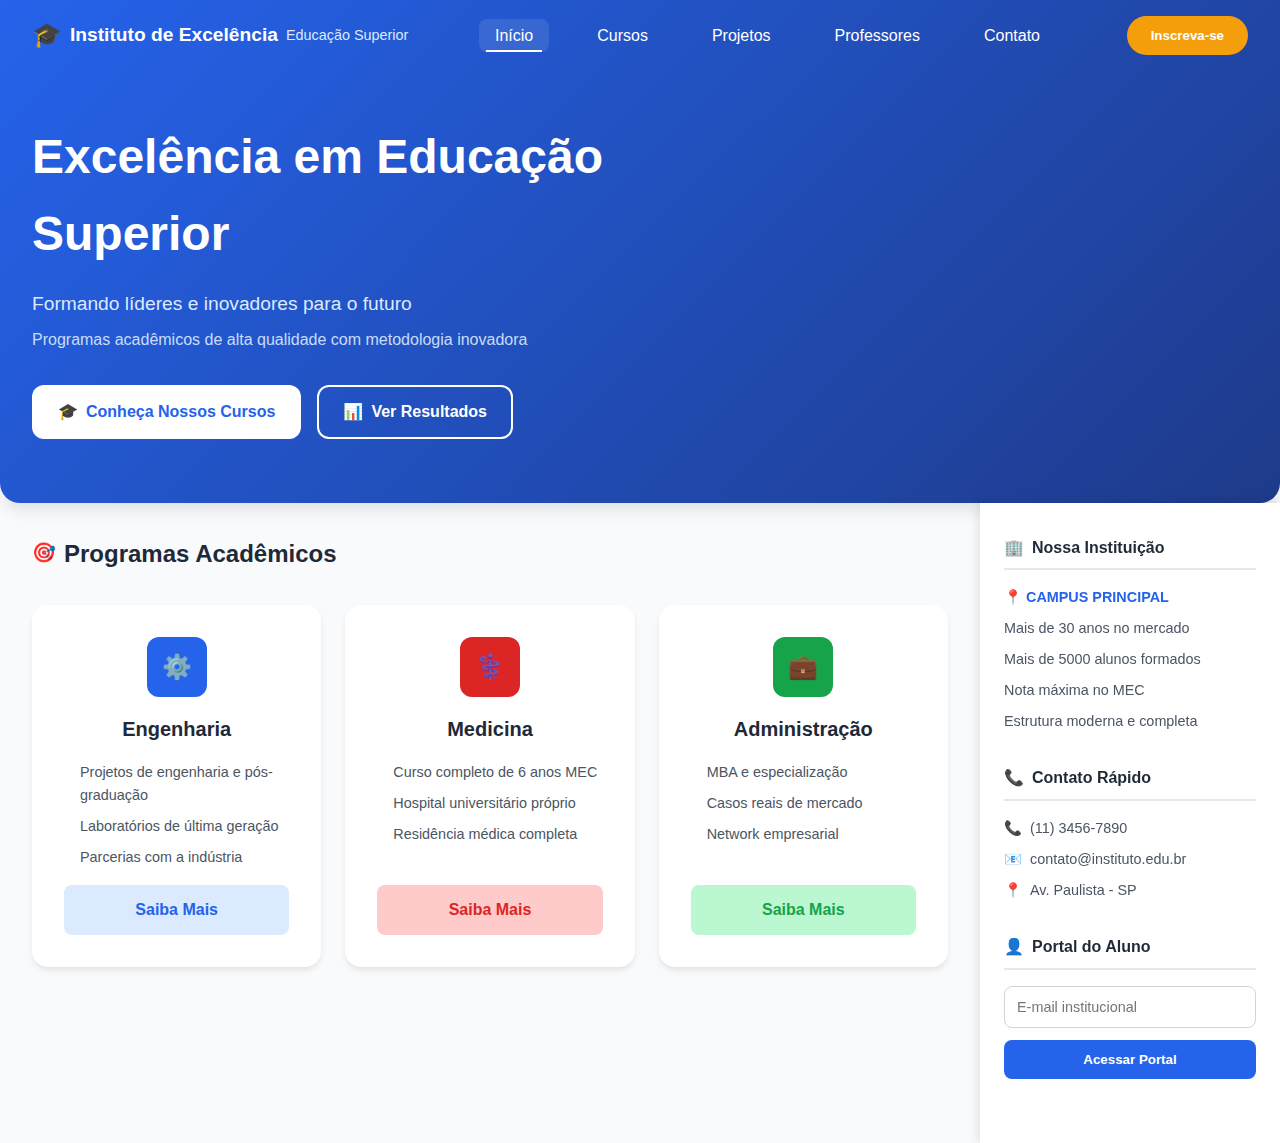
<file: index.html>
<!DOCTYPE html>
<html lang="pt-br">
<head>
    <meta charset="UTF-8">
    <meta name="viewport" content="width=device-width, initial-scale=1.0">
    <title>Instituto de Excelência - Educação Superior</title>
    <link rel="stylesheet" href="style.css">
</head>
<body>
    <header class="main-header">
        <nav class="top-nav">
            <section class="logo">
                <span class="logo-icon">🎓</span>
                <strong>Instituto de Excelência</strong>
                <small>Educação Superior</small>
            </section>
            
            <ul class="nav-menu">
                <li><a href="index.html" class="active">Início</a></li>
                <li><a href="cursos.html">Cursos</a></li>
                <li><a href="resultados.html">Projetos</a></li>
                <li><a href="professores.html">Professores</a></li>
                <li><a href="contato.html">Contato</a></li>
            </ul>
            
            <button class="btn-inscricao">Inscreva-se</button>
        </nav>
        
        <section class="hero-section">
            <h1>Excelência em Educação Superior</h1>
            <p class="hero-subtitle">Formando líderes e inovadores para o futuro</p>
            <p class="hero-description">Programas acadêmicos de alta qualidade com metodologia inovadora</p>
            
            <nav class="hero-actions">
                <a href="cursos.html" class="btn btn-primary">
                    <span>🎓</span> Conheça Nossos Cursos
                </a>
                <a href="resultados.html" class="btn btn-secondary">
                    <span>📊</span> Ver Resultados
                </a>
            </nav>
        </section>
    </header>

    <main class="main-content">
        <section class="programas-section">
            <header class="section-header">
                <h2><span class="bullet">🎯</span> Programas Acadêmicos</h2>
            </header>
            
            <section class="programas-grid">
                <article class="programa-card engenharia">
                    <header class="card-header">
                        <figure class="card-icon blue">
                            <span>⚙️</span>
                        </figure>
                        <h3>Engenharia</h3>
                    </header>
                    <ul class="card-features">
                        <li>Projetos de engenharia e pós-graduação</li>
                        <li>Laboratórios de última geração</li>
                        <li>Parcerias com a indústria</li>
                    </ul>
                    <footer class="card-footer">
                        <a href="engenharia.html" class="btn-saiba-mais blue">Saiba Mais</a>
                    </footer>
                </article>

                <article class="programa-card medicina">
                    <header class="card-header">
                        <figure class="card-icon red">
                            <span>⚕️</span>
                        </figure>
                        <h3>Medicina</h3>
                    </header>
                    <ul class="card-features">
                        <li>Curso completo de 6 anos MEC</li>
                        <li>Hospital universitário próprio</li>
                        <li>Residência médica completa</li>
                    </ul>
                    <footer class="card-footer">
                        <a href="medicina.html" class="btn-saiba-mais red">Saiba Mais</a>
                    </footer>
                </article>

                <article class="programa-card administracao">
                    <header class="card-header">
                        <figure class="card-icon green">
                            <span>💼</span>
                        </figure>
                        <h3>Administração</h3>
                    </header>
                    <ul class="card-features">
                        <li>MBA e especialização</li>
                        <li>Casos reais de mercado</li>
                        <li>Network empresarial</li>
                    </ul>
                    <footer class="card-footer">
                        <a href="administracao.html" class="btn-saiba-mais green">Saiba Mais</a>
                    </footer>
                </article>
            </section>
        </section>
    </main>

    <aside class="sidebar" id="contato">
        <section class="sidebar-section">
            <header>
                <h2><span>🏢</span> Nossa Instituição</h2>
            </header>
            <ul class="info-list">
                <li class="highlight">📍 CAMPUS PRINCIPAL</li>
                <li>Mais de 30 anos no mercado</li>
                <li>Mais de 5000 alunos formados</li>
                <li>Nota máxima no MEC</li>
                <li>Estrutura moderna e completa</li>
            </ul>
        </section>

        <section class="sidebar-section">
            <header>
                <h2><span>📞</span> Contato Rápido</h2>
            </header>
            <ul class="contact-list">
                <li><span>📞</span> (11) 3456-7890</li>
                <li><span>📧</span> contato@instituto.edu.br</li>
                <li><span>📍</span> Av. Paulista - SP</li>
            </ul>
        </section>

        <section class="sidebar-section portal">
            <header>
                <h2><span>👤</span> Portal do Aluno</h2>
            </header>
            <form class="login-form">
                <input type="email" placeholder="E-mail institucional" required>
                <button type="submit" class="btn-portal">Acessar Portal</button>
            </form>
        </section>
    </aside>
    
    <script src="script.js"></script>
</body>
</html>
</file>
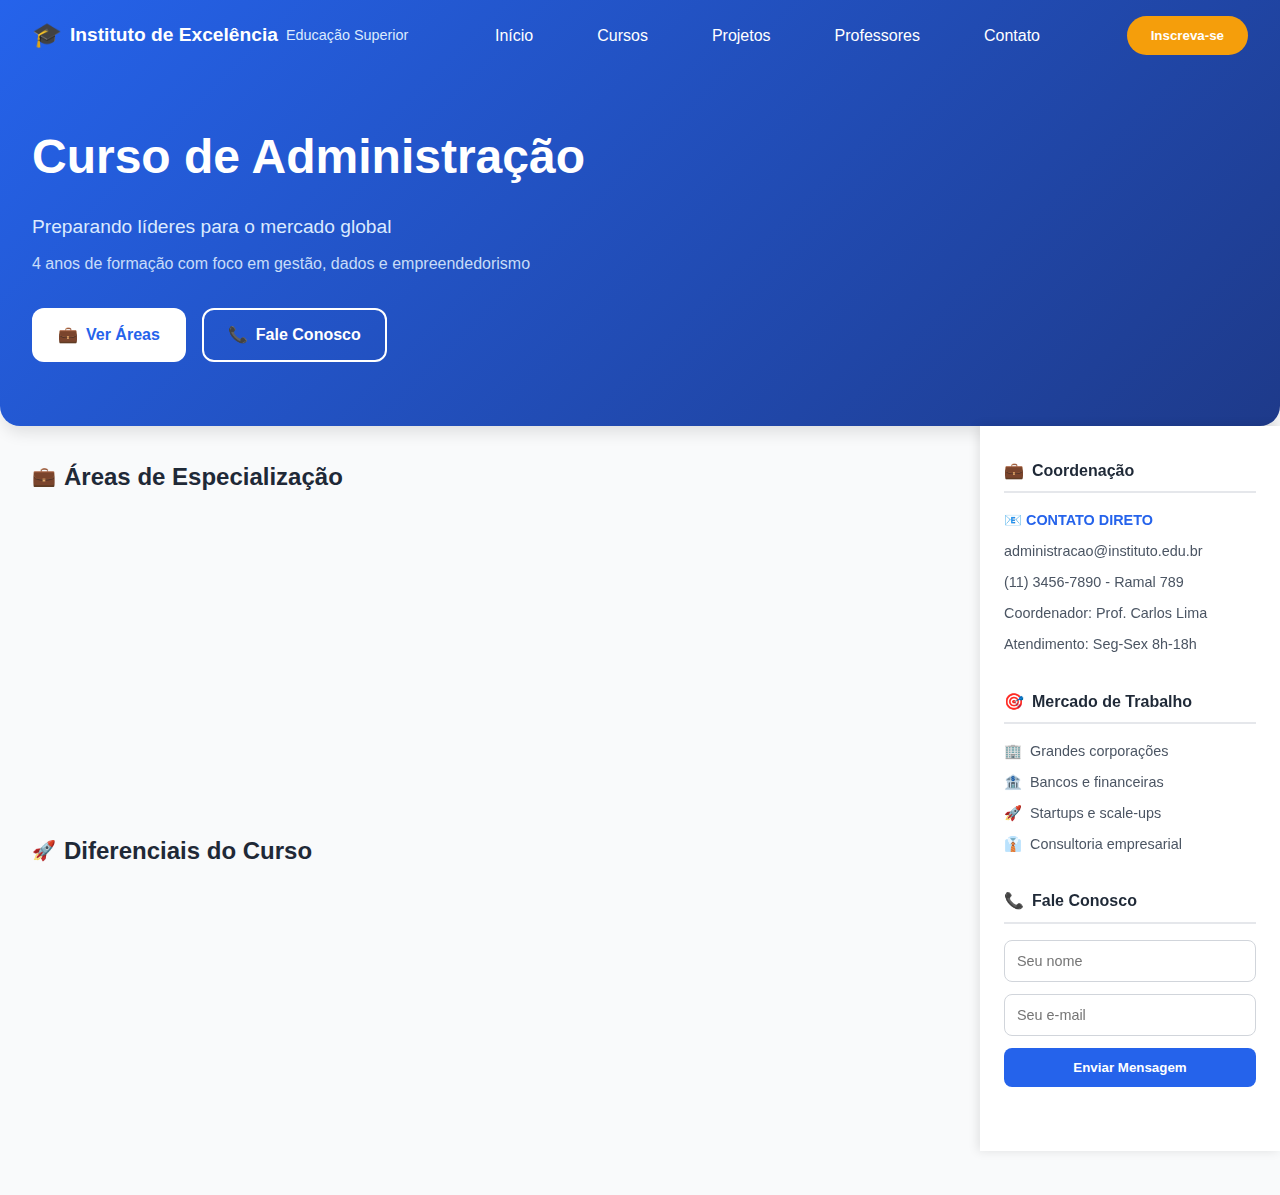
<file: administracao.html>
<!DOCTYPE html>
<html lang="pt-br">
<head>
    <meta charset="UTF-8">
    <meta name="viewport" content="width=device-width, initial-scale=1.0">
    <title>Administração - Instituto de Excelência</title>
    <link rel="stylesheet" href="style.css">
</head>
<body>

    <header class="main-header">
        <nav class="top-nav">
            <section class="logo">
                <span class="logo-icon">🎓</span>
                <strong>Instituto de Excelência</strong>
                <small>Educação Superior</small>
            </section>
            
            <ul class="nav-menu">
                <li><a href="index.html">Início</a></li>
                <li><a href="cursos.html">Cursos</a></li>
                <li><a href="resultados.html">Projetos</a></li>
                <li><a href="professores.html">Professores</a></li>
                <li><a href="contato.html">Contato</a></li>
            </ul>
            
            <button class="btn-inscricao">Inscreva-se</button>
        </nav>
        
        <section class="hero-section">
            <h1>Curso de Administração</h1>
            <p class="hero-subtitle">Preparando líderes para o mercado global</p>
            <p class="hero-description">4 anos de formação com foco em gestão, dados e empreendedorismo</p>
            
            <nav class="hero-actions">
                <a href="#areas" class="btn btn-primary">
                    <span>💼</span> Ver Áreas
                </a>
                <a href="#contato" class="btn btn-secondary">
                    <span>📞</span> Fale Conosco
                </a>
            </nav>
        </section>
    </header>

    <main class="main-content">
        <section class="programas-section" id="areas">
            <header class="section-header">
                <h2><span class="bullet">💼</span> Áreas de Especialização</h2>
            </header>
            
            <section class="programas-grid">
                <article class="programa-card">
                    <header class="card-header">
                        <figure class="card-icon green">
                            <span>📊</span>
                        </figure>
                        <h3>Gestão Empresarial</h3>
                    </header>
                    <ul class="card-features">
                        <li>Planejamento estratégico</li>
                        <li>Gestão de pessoas</li>
                        <li>Liderança e motivação</li>
                        <li>Tomada de decisão</li>
                    </ul>
                </article>

                <article class="programa-card">
                    <header class="card-header">
                        <figure class="card-icon blue">
                            <span>📈</span>
                        </figure>
                        <h3>Marketing Estratégico</h3>
                    </header>
                    <ul class="card-features">
                        <li>Marketing digital</li>
                        <li>Pesquisa de mercado</li>
                        <li>Branding e comunicação</li>
                        <li>Análise de consumidor</li>
                    </ul>
                </article>

                <article class="programa-card">
                    <header class="card-header">
                        <figure class="card-icon red">
                            <span>💰</span>
                        </figure>
                        <h3>Finanças Corporativas</h3>
                    </header>
                    <ul class="card-features">
                        <li>Análise de investimentos</li>
                        <li>Gestão de riscos</li>
                        <li>Controladoria</li>
                        <li>Mercado de capitais</li>
                    </ul>
                </article>
            </section>
        </section>

        <section class="programas-section">
            <header class="section-header">
                <h2><span class="bullet">🚀</span> Diferenciais do Curso</h2>
            </header>
            
            <section class="programas-grid">
                <article class="programa-card">
                    <header class="card-header">
                        <h3>Networking Empresarial</h3>
                    </header>
                    <ul class="card-features">
                        <li>Parcerias com empresas</li>
                        <li>Eventos de networking</li>
                        <li>Mentoria profissional</li>
                        <li>Oportunidades de estágio</li>
                    </ul>
                </article>

                <article class="programa-card">
                    <header class="card-header">
                        <h3>Projetos Reais</h3>
                    </header>
                    <ul class="card-features">
                        <li>Consultoria empresarial</li>
                        <li>Estudos de caso</li>
                        <li>Simulações de negócios</li>
                        <li>Empresa júnior</li>
                    </ul>
                </article>

                <article class="programa-card">
                    <header class="card-header">
                        <h3>Empreendedorismo</h3>
                    </header>
                    <ul class="card-features">
                        <li>Incubadora de startups</li>
                        <li>Planos de negócio</li>
                        <li>Inovação e criatividade</li>
                        <li>Pitch e apresentação</li>
                    </ul>
                </article>
            </section>
        </section>
    </main>

    <aside class="sidebar" id="contato">
        <section class="sidebar-section">
            <header>
                <h2><span>💼</span> Coordenação</h2>
            </header>
            <ul class="info-list">
                <li class="highlight">📧 CONTATO DIRETO</li>
                <li>administracao@instituto.edu.br</li>
                <li>(11) 3456-7890 - Ramal 789</li>
                <li>Coordenador: Prof. Carlos Lima</li>
                <li>Atendimento: Seg-Sex 8h-18h</li>
            </ul>
        </section>

        <section class="sidebar-section">
            <header>
                <h2><span>🎯</span> Mercado de Trabalho</h2>
            </header>
            <ul class="contact-list">
                <li><span>🏢</span> Grandes corporações</li>
                <li><span>🏦</span> Bancos e financeiras</li>
                <li><span>🚀</span> Startups e scale-ups</li>
                <li><span>👔</span> Consultoria empresarial</li>
            </ul>
        </section>

        <section class="sidebar-section portal">
            <header>
                <h2><span>📞</span> Fale Conosco</h2>
            </header>
            <form class="login-form">
                <input type="text" placeholder="Seu nome" required>
                <input type="email" placeholder="Seu e-mail" required>
                <button type="submit" class="btn-portal">Enviar Mensagem</button>
            </form>
        </section>
    </aside>
</body>
</html>
</file>
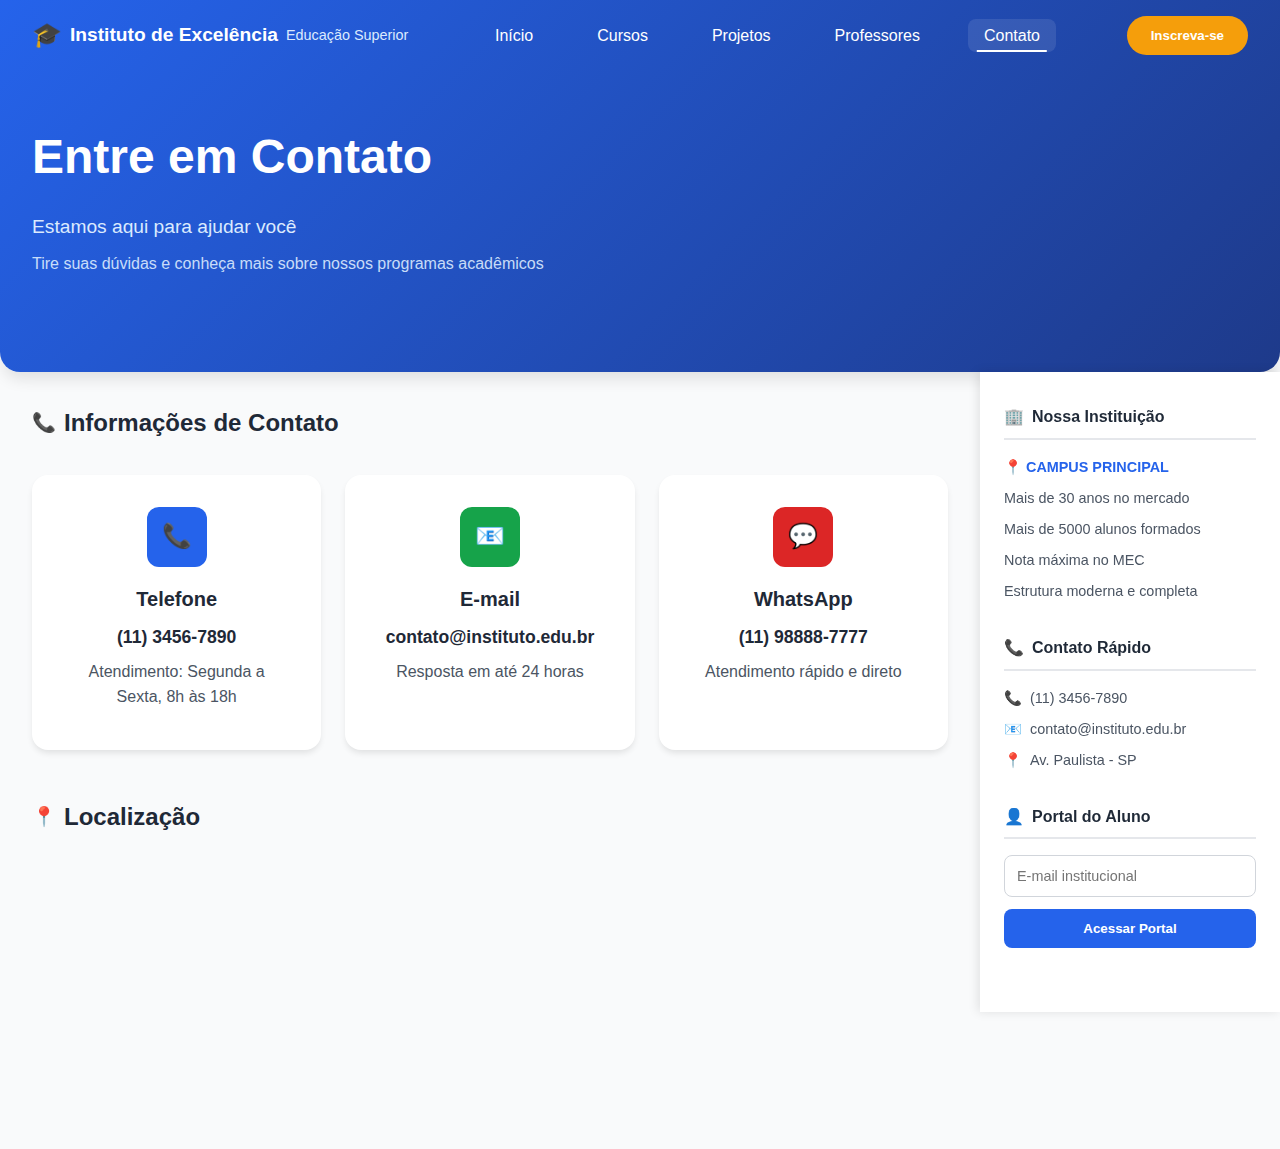
<file: contato.html>
<!DOCTYPE html>
<html lang="pt-br">
<head>
    <meta charset="UTF-8">
    <meta name="viewport" content="width=device-width, initial-scale=1.0">
    <title>Contato - Instituto de Excelência</title>
    <link rel="stylesheet" href="style.css">
</head>
<body>
    <header class="main-header">
        <nav class="top-nav">
            <section class="logo">
                <span class="logo-icon">🎓</span>
                <strong>Instituto de Excelência</strong>
                <small>Educação Superior</small>
            </section>
            
            <ul class="nav-menu">
                <li><a href="index.html">Início</a></li>
                <li><a href="cursos.html">Cursos</a></li>
                <li><a href="resultados.html">Projetos</a></li>
                <li><a href="professores.html">Professores</a></li>
                <li><a href="contato.html" class="active">Contato</a></li>
            </ul>
            
            <button class="btn-inscricao">Inscreva-se</button>
        </nav>
        
        <section class="hero-section">
            <h1>Entre em Contato</h1>
            <p class="hero-subtitle">Estamos aqui para ajudar você</p>
            <p class="hero-description">Tire suas dúvidas e conheça mais sobre nossos programas acadêmicos</p>
        </section>
    </header>

    <main class="main-content">
        <section class="contact-section">
            <header class="section-header">
                <h2><span class="bullet">📞</span> Informações de Contato</h2>
            </header>
            
            <section class="contact-grid">
                <article class="contact-card">
                    <header class="card-header">
                        <figure class="card-icon blue">
                            <span>📞</span>
                        </figure>
                        <h3>Telefone</h3>
                    </header>
                    <p>(11) 3456-7890</p>
                    <p>Atendimento: Segunda a Sexta, 8h às 18h</p>
                </article>

                <article class="contact-card">
                    <header class="card-header">
                        <figure class="card-icon green">
                            <span>📧</span>
                        </figure>
                        <h3>E-mail</h3>
                    </header>
                    <p>contato@instituto.edu.br</p>
                    <p>Resposta em até 24 horas</p>
                </article>

                <article class="contact-card">
                    <header class="card-header">
                        <figure class="card-icon red">
                            <span>💬</span>
                        </figure>
                        <h3>WhatsApp</h3>
                    </header>
                    <p>(11) 98888-7777</p>
                    <p>Atendimento rápido e direto</p>
                </article>
            </section>

            <section class="location-section">
                <header class="section-header">
                    <h2><span class="bullet">📍</span> Localização</h2>
                </header>
                <article class="location-card">
                    <header class="card-header">
                        <figure class="card-icon blue">
                            <span>🏢</span>
                        </figure>
                        <h3>Campus Principal</h3>
                    </header>
                    <address>
                        <p><strong>Endereço:</strong> Av. Paulista, 1234 - São Paulo - SP</p>
                        <p><strong>CEP:</strong> 01310-100</p>
                        <p><strong>Referência:</strong> Próximo ao metrô Trianon-MASP</p>
                    </address>
                </article>
            </section>
        </section>
    </main>

    <aside class="sidebar">
        <section class="sidebar-section">
            <header>
                <h2><span>🏢</span> Nossa Instituição</h2>
            </header>
            <ul class="info-list">
                <li class="highlight">📍 CAMPUS PRINCIPAL</li>
                <li>Mais de 30 anos no mercado</li>
                <li>Mais de 5000 alunos formados</li>
                <li>Nota máxima no MEC</li>
                <li>Estrutura moderna e completa</li>
            </ul>
        </section>

        <section class="sidebar-section">
            <header>
                <h2><span>📞</span> Contato Rápido</h2>
            </header>
            <ul class="contact-list">
                <li><span>📞</span> (11) 3456-7890</li>
                <li><span>📧</span> contato@instituto.edu.br</li>
                <li><span>📍</span> Av. Paulista - SP</li>
            </ul>
        </section>

        <section class="sidebar-section portal">
            <header>
                <h2><span>👤</span> Portal do Aluno</h2>
            </header>
            <form class="login-form">
                <input type="email" placeholder="E-mail institucional" required>
                <button type="submit" class="btn-portal">Acessar Portal</button>
            </form>
        </section>
    </aside>
    
    <script src="script.js"></script>
</body>
</html>
</file>
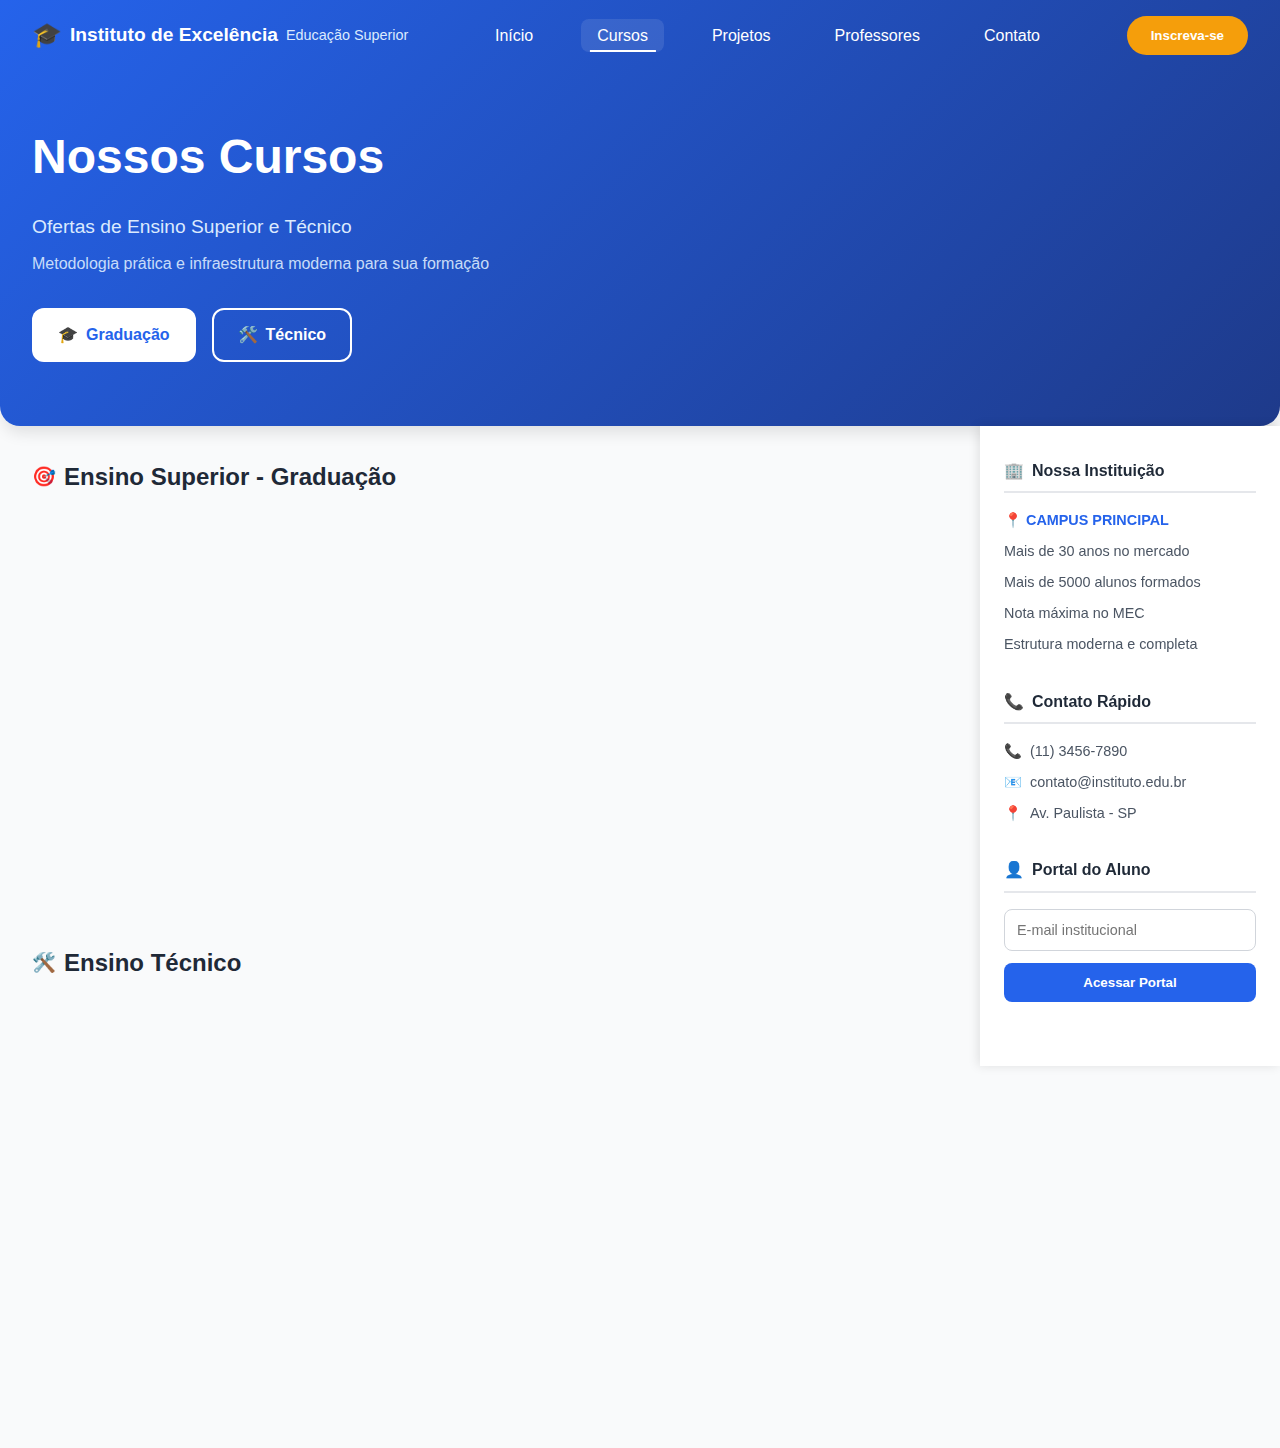
<file: cursos.html>
<!DOCTYPE html>
<html lang="pt-br">
<head>
    <meta charset="UTF-8">
    <meta name="viewport" content="width=device-width, initial-scale=1.0">
    <title>Cursos - Instituto de Excelência</title>
    <link rel="stylesheet" href="style.css">
</head>
<body>
    <header class="main-header">
        <nav class="top-nav">
            <section class="logo">
                <span class="logo-icon">🎓</span>
                <strong>Instituto de Excelência</strong>
                <small>Educação Superior</small>
            </section>
            
            <ul class="nav-menu">
                <li><a href="index.html">Início</a></li>
                <li><a href="cursos.html" class="active">Cursos</a></li>
                <li><a href="resultados.html">Projetos</a></li>
                <li><a href="professores.html">Professores</a></li>
                <li><a href="contato.html">Contato</a></li>
            </ul>
            
            <button class="btn-inscricao">Inscreva-se</button>
        </nav>
        
        <section class="hero-section">
            <h1>Nossos Cursos</h1>
            <p class="hero-subtitle">Ofertas de Ensino Superior e Técnico</p>
            <p class="hero-description">Metodologia prática e infraestrutura moderna para sua formação</p>
            
            <nav class="hero-actions">
                <a href="#graduacao" class="btn btn-primary">
                    <span>🎓</span> Graduação
                </a>
                <a href="#tecnico" class="btn btn-secondary">
                    <span>🛠️</span> Técnico
                </a>
            </nav>
        </section>
    </header>

    <main class="main-content">
        <section class="programas-section" id="graduacao">
            <header class="section-header">
                <h2><span class="bullet">🎯</span> Ensino Superior - Graduação</h2>
            </header>
            
            <section class="programas-grid">
                <article class="programa-card engenharia">
                    <header class="card-header">
                        <figure class="card-icon blue">
                            <span>⚙️</span>
                        </figure>
                        <h3>Engenharia</h3>
                    </header>
                    <ul class="card-features">
                        <li>Bacharelado • 5 anos</li>
                        <li>Projetos reais e laboratórios modernos</li>
                        <li>Trilhas Civil, Computação e Elétrica</li>
                        <li>Parcerias com a indústria</li>
                    </ul>
                    <footer class="card-footer">
                        <a href="engenharia.html" class="btn-saiba-mais blue">Saiba Mais</a>
                    </footer>
                </article>

                <article class="programa-card medicina">
                    <header class="card-header">
                        <figure class="card-icon red">
                            <span>⚕️</span>
                        </figure>
                        <h3>Medicina</h3>
                    </header>
                    <ul class="card-features">
                        <li>Bacharelado • 6 anos</li>
                        <li>Hospital-escola próprio</li>
                        <li>Simulação realística</li>
                        <li>Residência completa</li>
                    </ul>
                    <footer class="card-footer">
                        <a href="medicina.html" class="btn-saiba-mais red">Saiba Mais</a>
                    </footer>
                </article>

                <article class="programa-card administracao">
                    <header class="card-header">
                        <figure class="card-icon green">
                            <span>💼</span>
                        </figure>
                        <h3>Administração</h3>
                    </header>
                    <ul class="card-features">
                        <li>Bacharelado • 4 anos</li>
                        <li>Gestão, dados e empreendedorismo</li>
                        <li>Networking empresarial</li>
                        <li>Projetos com empresas</li>
                    </ul>
                    <footer class="card-footer">
                        <a href="administracao.html" class="btn-saiba-mais green">Saiba Mais</a>
                    </footer>
                </article>
            </section>
        </section>

        <section class="programas-section" id="tecnico">
            <header class="section-header">
                <h2><span class="bullet">🛠️</span> Ensino Técnico</h2>
            </header>
            
            <section class="programas-grid">
                <article class="programa-card">
                    <header class="card-header">
                        <figure class="card-icon red">
                            <span>🏥</span>
                        </figure>
                        <h3>Técnico em Enfermagem</h3>
                    </header>
                    <ul class="card-features">
                        <li>Duração: 24 meses</li>
                        <li>Práticas em laboratório</li>
                        <li>Unidades de saúde conveniadas</li>
                        <li>Estágio supervisionado</li>
                    </ul>
                    <footer class="card-footer">
                        <a href="#" class="btn-saiba-mais red">Saiba Mais</a>
                    </footer>
                </article>

                <article class="programa-card">
                    <header class="card-header">
                        <figure class="card-icon blue">
                            <span>💻</span>
                        </figure>
                        <h3>Técnico em Informática</h3>
                    </header>
                    <ul class="card-features">
                        <li>Duração: 18 meses</li>
                        <li>Web, redes e suporte</li>
                        <li>Projetos para portfólio</li>
                        <li>Certificações preparatórias</li>
                    </ul>
                    <footer class="card-footer">
                        <a href="#" class="btn-saiba-mais blue">Saiba Mais</a>
                    </footer>
                </article>

                <article class="programa-card">
                    <header class="card-header">
                        <figure class="card-icon green">
                            <span>📊</span>
                        </figure>
                        <h3>Técnico em Administração</h3>
                    </header>
                    <ul class="card-features">
                        <li>Duração: 12 meses</li>
                        <li>Rotinas administrativas</li>
                        <li>Finanças e logística</li>
                        <li>Projeto integrador</li>
                    </ul>
                    <footer class="card-footer">
                        <a href="#" class="btn-saiba-mais green">Saiba Mais</a>
                    </footer>
                </article>
            </section>
        </section>
    </main>

    <aside class="sidebar" id="contato">
        <section class="sidebar-section">
            <header>
                <h2><span>🏢</span> Nossa Instituição</h2>
            </header>
            <ul class="info-list">
                <li class="highlight">📍 CAMPUS PRINCIPAL</li>
                <li>Mais de 30 anos no mercado</li>
                <li>Mais de 5000 alunos formados</li>
                <li>Nota máxima no MEC</li>
                <li>Estrutura moderna e completa</li>
            </ul>
        </section>

        <section class="sidebar-section">
            <header>
                <h2><span>📞</span> Contato Rápido</h2>
            </header>
            <ul class="contact-list">
                <li><span>📞</span> (11) 3456-7890</li>
                <li><span>📧</span> contato@instituto.edu.br</li>
                <li><span>📍</span> Av. Paulista - SP</li>
            </ul>
        </section>

        <section class="sidebar-section portal">
            <header>
                <h2><span>👤</span> Portal do Aluno</h2>
            </header>
            <form class="login-form">
                <input type="email" placeholder="E-mail institucional" required>
                <button type="submit" class="btn-portal">Acessar Portal</button>
            </form>
        </section>
    </aside>
</body>
</html>
</file>
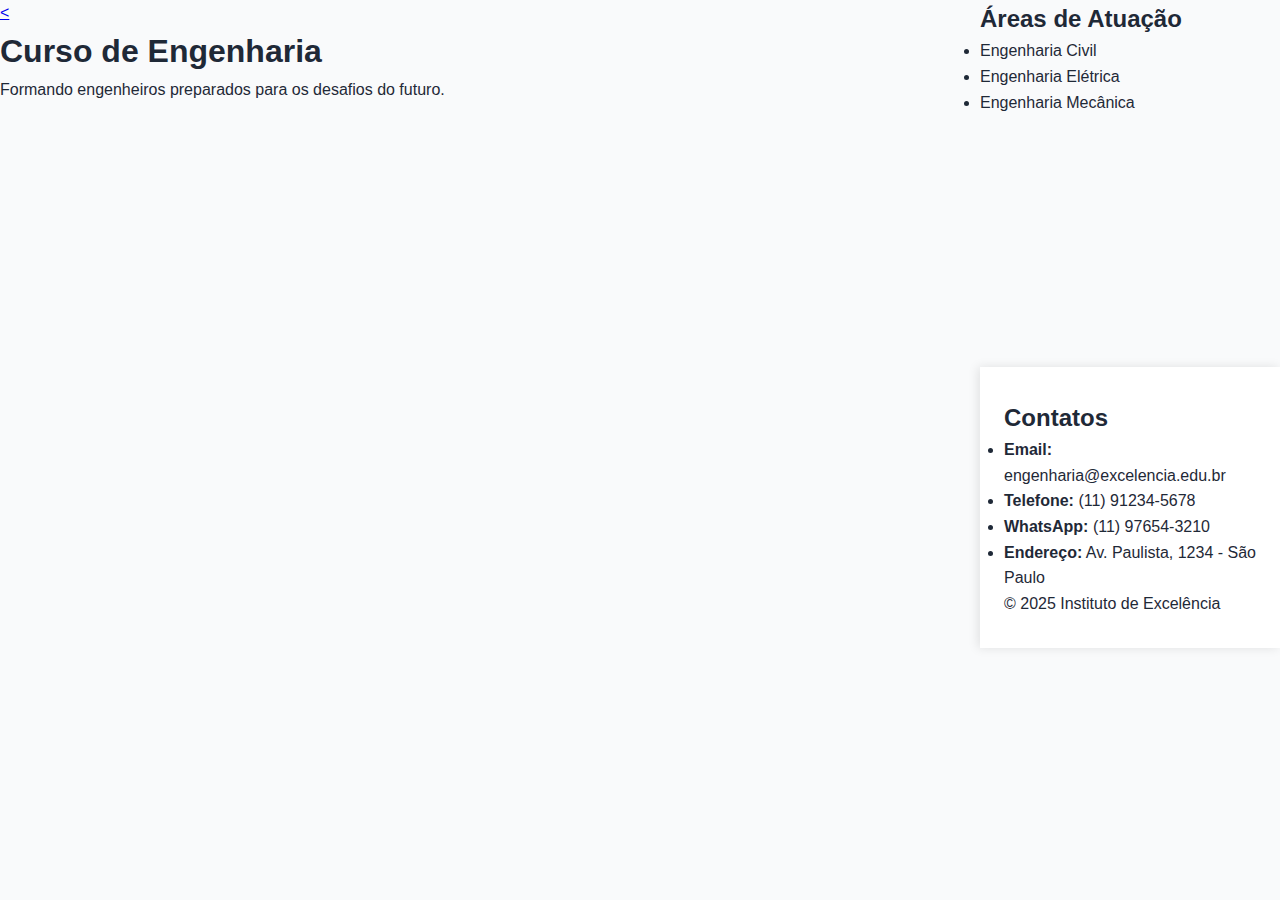
<file: engenharia.html>
<!DOCTYPE html>
<html lang="pt-BR">
<head>
  <meta charset="UTF-8">
  <meta name="viewport" content="width=device-width, initial-scale=1.0">
  <title>Engenharia - Instituto de Excelência</title>
  <link rel="stylesheet" href="estilo_cursos.css">
</head>
<body>
  <header>
    <nav><a href="index.html" class="btn-voltar">&lt;</a></nav>
    <h1>Curso de Engenharia</h1>
    <p>Formando engenheiros preparados para os desafios do futuro.</p>
  </header>

  <main>
    <section>
      <h2>Áreas de Atuação</h2>
      <ul>
        <li>Engenharia Civil</li>
        <li>Engenharia Elétrica</li>
        <li>Engenharia Mecânica</li>
      </ul>
    </section>
  </main>

  <aside class="sidebar">
    <div>
      <h2>Contatos</h2>
      <ul>
        <li><strong>Email:</strong> engenharia@excelencia.edu.br</li>
        <li><strong>Telefone:</strong> (11) 91234-5678</li>
        <li><strong>WhatsApp:</strong> (11) 97654-3210</li>
        <li><strong>Endereço:</strong> Av. Paulista, 1234 - São Paulo</li>
      </ul>
    </div>
    <footer><p>&copy; 2025 Instituto de Excelência</p></footer>
  </aside>
</body>
</html>
</file>
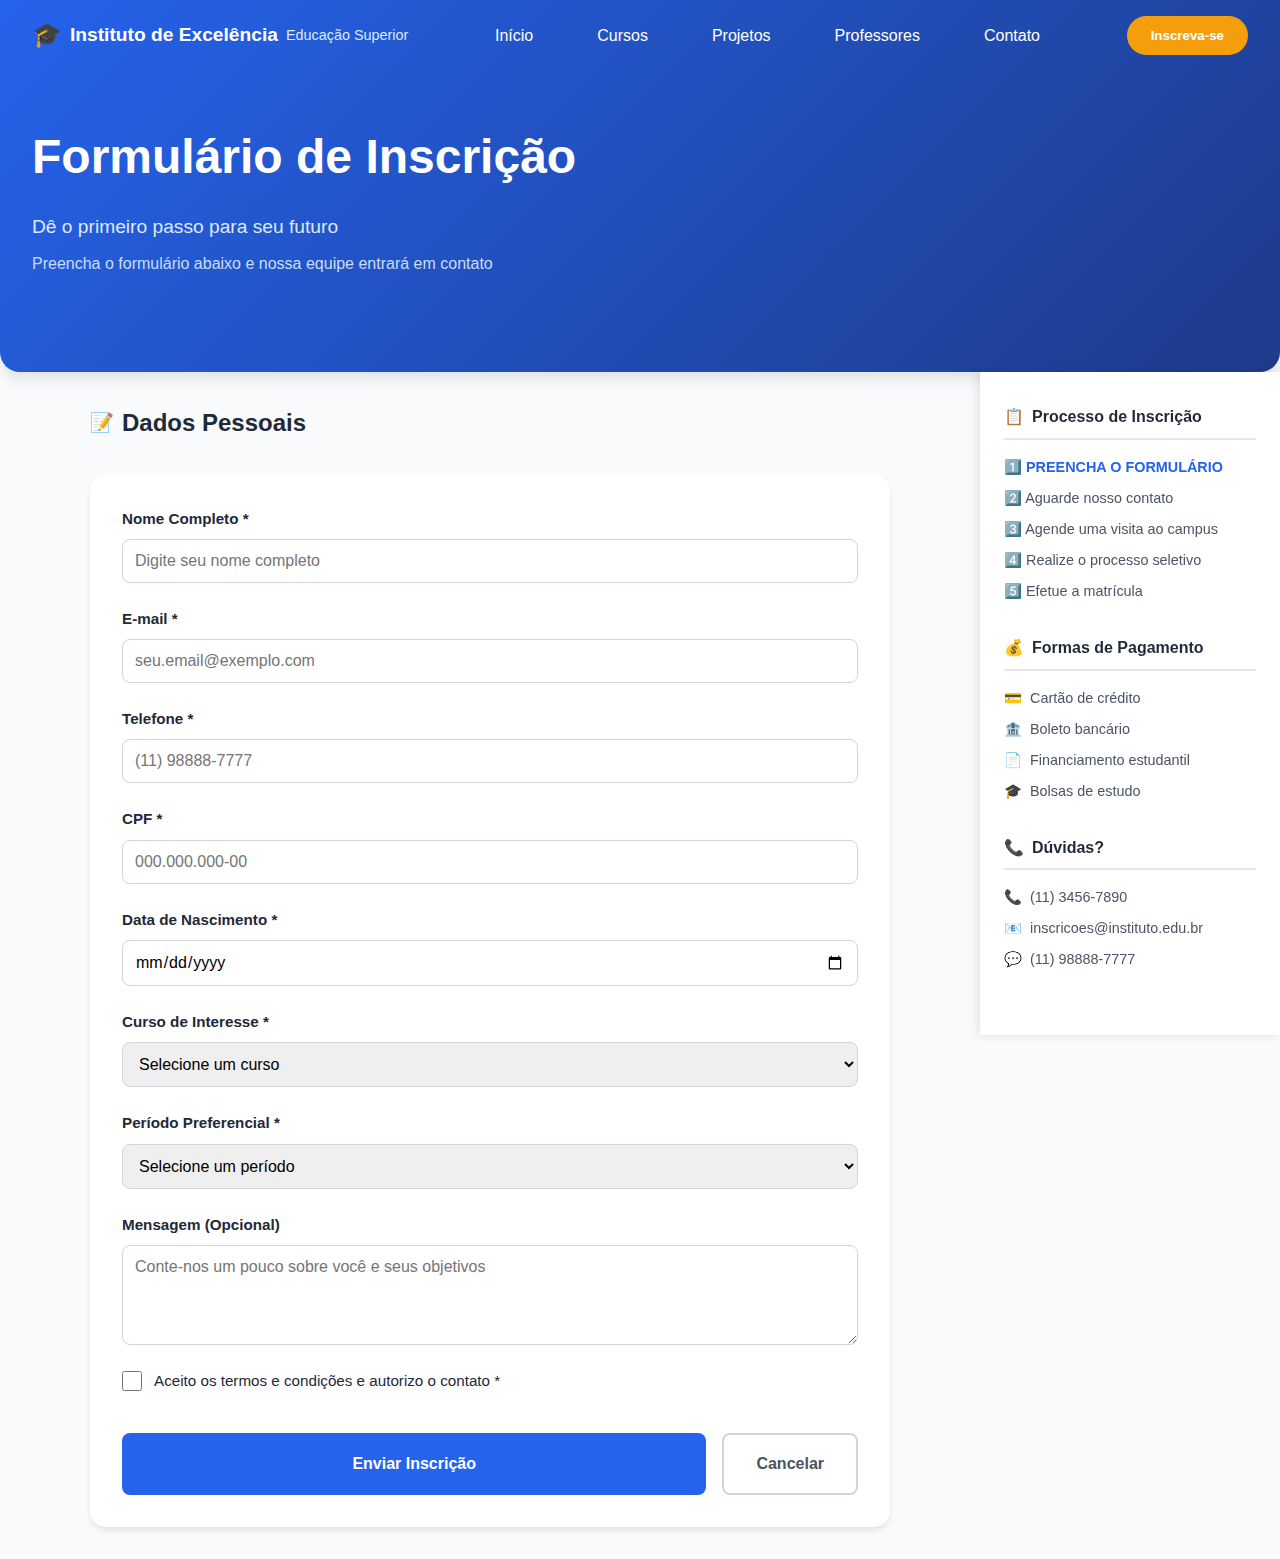
<file: formulario.html>
<!DOCTYPE html>
<html lang="pt-br">
<head>
    <meta charset="UTF-8">
    <meta name="viewport" content="width=device-width, initial-scale=1.0">
    <title>Formulário de Inscrição - Instituto de Excelência</title>
    <link rel="stylesheet" href="style.css">
</head>
<body>
    <header class="main-header">
        <nav class="top-nav">
            <section class="logo">
                <span class="logo-icon">🎓</span>
                <strong>Instituto de Excelência</strong>
                <small>Educação Superior</small>
            </section>
            
            <ul class="nav-menu">
                <li><a href="index.html">Início</a></li>
                <li><a href="cursos.html">Cursos</a></li>
                <li><a href="resultados.html">Projetos</a></li>
                <li><a href="professores.html">Professores</a></li>
                <li><a href="contato.html">Contato</a></li>
            </ul>
            
            <button class="btn-inscricao">Inscreva-se</button>
        </nav>
        
        <section class="hero-section">
            <h1>Formulário de Inscrição</h1>
            <p class="hero-subtitle">Dê o primeiro passo para seu futuro</p>
            <p class="hero-description">Preencha o formulário abaixo e nossa equipe entrará em contato</p>
        </section>
    </header>

    <main class="main-content">
        <section class="form-section">
            <header class="section-header">
                <h2><span class="bullet">📝</span> Dados Pessoais</h2>
            </header>
            
            <form class="inscription-form" id="inscriptionForm">
                <section class="form-group">
                    <label for="nome">Nome Completo *</label>
                    <input type="text" id="nome" name="nome" required placeholder="Digite seu nome completo">
                </section>

                <section class="form-group">
                    <label for="email">E-mail *</label>
                    <input type="email" id="email" name="email" required placeholder="seu.email@exemplo.com">
                </section>

                <section class="form-group">
                    <label for="telefone">Telefone *</label>
                    <input type="tel" id="telefone" name="telefone" required placeholder="(11) 98888-7777">
                </section>

                <section class="form-group">
                    <label for="cpf">CPF *</label>
                    <input type="text" id="cpf" name="cpf" required placeholder="000.000.000-00">
                </section>

                <section class="form-group">
                    <label for="nascimento">Data de Nascimento *</label>
                    <input type="date" id="nascimento" name="nascimento" required>
                </section>

                <section class="form-group">
                    <label for="curso">Curso de Interesse *</label>
                    <select id="curso" name="curso" required>
                        <option value="">Selecione um curso</option>
                        <option value="engenharia">Engenharia</option>
                        <option value="medicina">Medicina</option>
                        <option value="administracao">Administração</option>
                        <option value="enfermagem">Técnico em Enfermagem</option>
                        <option value="informatica">Técnico em Informática</option>
                        <option value="adm-tecnico">Técnico em Administração</option>
                    </select>
                </section>

                <section class="form-group">
                    <label for="periodo">Período Preferencial *</label>
                    <select id="periodo" name="periodo" required>
                        <option value="">Selecione um período</option>
                        <option value="matutino">Matutino</option>
                        <option value="vespertino">Vespertino</option>
                        <option value="noturno">Noturno</option>
                    </select>
                </section>

                <section class="form-group">
                    <label for="mensagem">Mensagem (Opcional)</label>
                    <textarea id="mensagem" name="mensagem" rows="4" placeholder="Conte-nos um pouco sobre você e seus objetivos"></textarea>
                </section>

                <section class="form-group checkbox-group">
                    <input type="checkbox" id="termos" name="termos" required>
                    <label for="termos">Aceito os termos e condições e autorizo o contato *</label>
                </section>

                <footer class="form-actions">
                    <button type="submit" class="btn-submit">Enviar Inscrição</button>
                    <a href="index.html" class="btn-cancel">Cancelar</a>
                </footer>
            </form>
        </section>
    </main>

    <aside class="sidebar">
        <section class="sidebar-section">
            <header>
                <h2><span>📋</span> Processo de Inscrição</h2>
            </header>
            <ul class="info-list">
                <li class="highlight">1️⃣ PREENCHA O FORMULÁRIO</li>
                <li>2️⃣ Aguarde nosso contato</li>
                <li>3️⃣ Agende uma visita ao campus</li>
                <li>4️⃣ Realize o processo seletivo</li>
                <li>5️⃣ Efetue a matrícula</li>
            </ul>
        </section>

        <section class="sidebar-section">
            <header>
                <h2><span>💰</span> Formas de Pagamento</h2>
            </header>
            <ul class="contact-list">
                <li><span>💳</span> Cartão de crédito</li>
                <li><span>🏦</span> Boleto bancário</li>
                <li><span>📄</span> Financiamento estudantil</li>
                <li><span>🎓</span> Bolsas de estudo</li>
            </ul>
        </section>

        <section class="sidebar-section">
            <header>
                <h2><span>📞</span> Dúvidas?</h2>
            </header>
            <ul class="contact-list">
                <li><span>📞</span> (11) 3456-7890</li>
                <li><span>📧</span> inscricoes@instituto.edu.br</li>
                <li><span>💬</span> (11) 98888-7777</li>
            </ul>
        </section>
    </aside>
    <script src="script.js"></script>
</body>
</html>
</file>
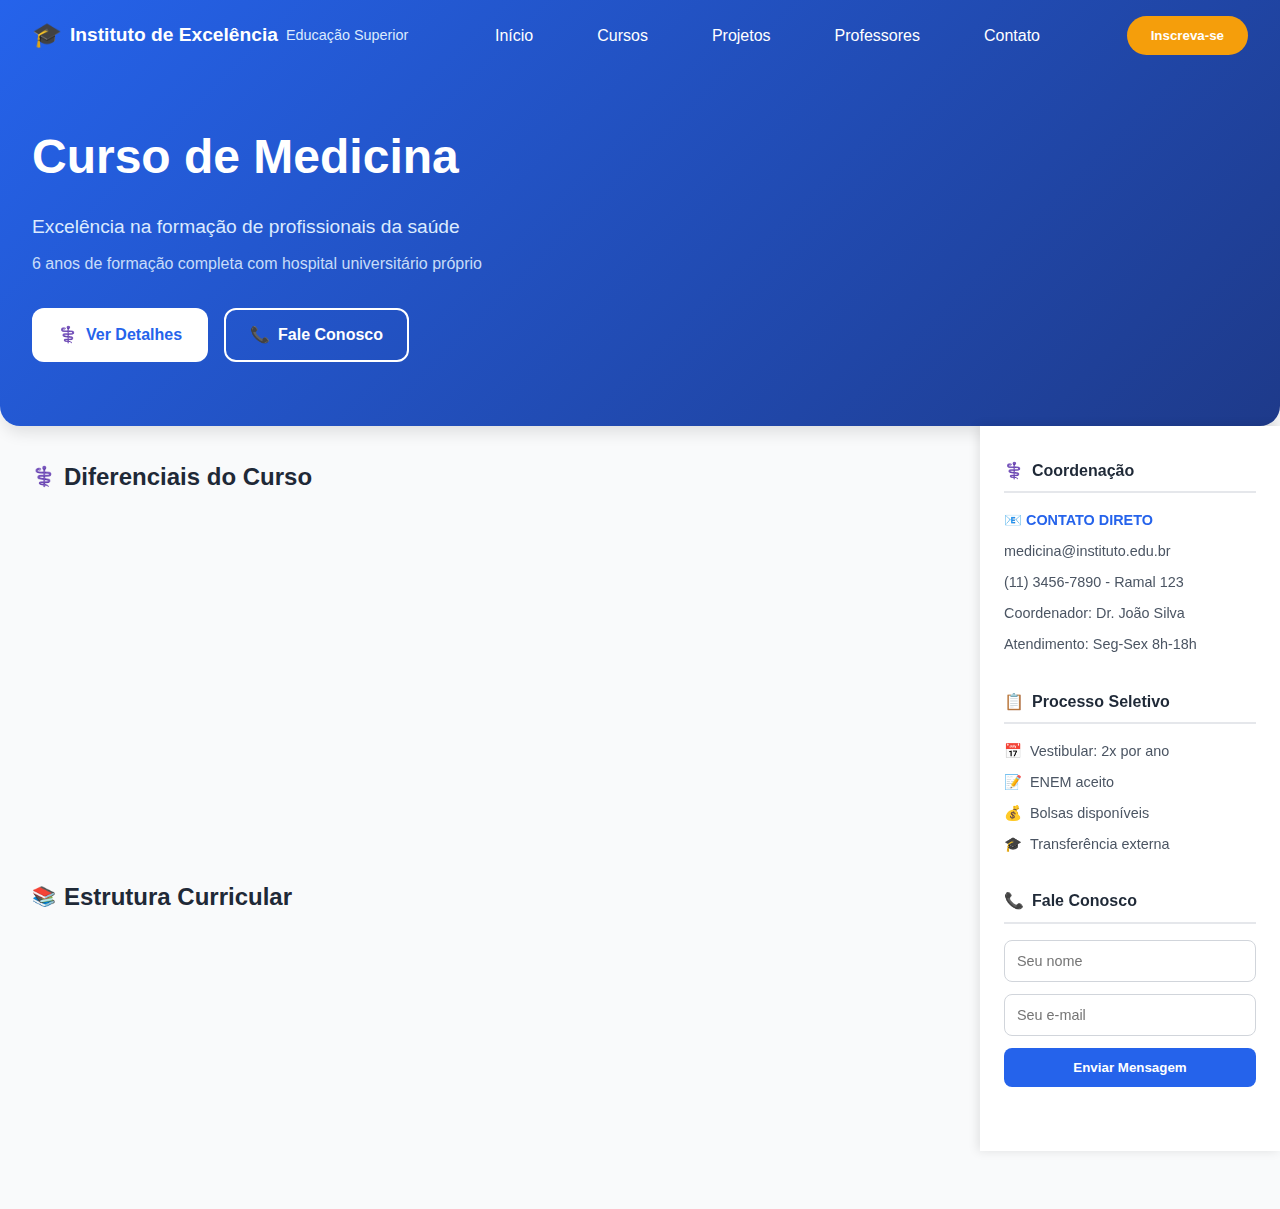
<file: medicina.html>
<!DOCTYPE html>
<html lang="pt-br">
<head>
    <meta charset="UTF-8">
    <meta name="viewport" content="width=device-width, initial-scale=1.0">
    <title>Medicina - Instituto de Excelência</title>
    <link rel="stylesheet" href="style.css">
</head>
<body>
    <header class="main-header">
        <nav class="top-nav">
            <section class="logo">
                <span class="logo-icon">🎓</span>
                <strong>Instituto de Excelência</strong>
                <small>Educação Superior</small>
            </section>
            
            <ul class="nav-menu">
                <li><a href="index.html">Início</a></li>
                <li><a href="cursos.html">Cursos</a></li>
                <li><a href="resultados.html">Projetos</a></li>
                <li><a href="professores.html">Professores</a></li>
                <li><a href="#contato">Contato</a></li>
            </ul>
            
            <button class="btn-inscricao">Inscreva-se</button>
        </nav>
        
        <section class="hero-section">
            <h1>Curso de Medicina</h1>
            <p class="hero-subtitle">Excelência na formação de profissionais da saúde</p>
            <p class="hero-description">6 anos de formação completa com hospital universitário próprio</p>
            
            <nav class="hero-actions">
                <a href="#detalhes" class="btn btn-primary">
                    <span>⚕️</span> Ver Detalhes
                </a>
                <a href="#contato" class="btn btn-secondary">
                    <span>📞</span> Fale Conosco
                </a>
            </nav>
        </section>
    </header>

    <main class="main-content">
        <section class="programas-section" id="detalhes">
            <header class="section-header">
                <h2><span class="bullet">⚕️</span> Diferenciais do Curso</h2>
            </header>
            
            <section class="programas-grid">
                <article class="programa-card">
                    <header class="card-header">
                        <figure class="card-icon red">
                            <span>🏥</span>
                        </figure>
                        <h3>Hospital Universitário</h3>
                    </header>
                    <ul class="card-features">
                        <li>Hospital-escola próprio</li>
                        <li>Atendimento real aos pacientes</li>
                        <li>Supervisão de professores especialistas</li>
                        <li>Experiência prática desde o início</li>
                    </ul>
                </article>

                <article class="programa-card">
                    <header class="card-header">
                        <figure class="card-icon blue">
                            <span>🔬</span>
                        </figure>
                        <h3>Laboratórios Modernos</h3>
                    </header>
                    <ul class="card-features">
                        <li>Equipamentos de última geração</li>
                        <li>Simulação realística</li>
                        <li>Laboratórios de anatomia</li>
                        <li>Centro de simulação médica</li>
                    </ul>
                </article>

                <article class="programa-card">
                    <header class="card-header">
                        <figure class="card-icon green">
                            <span>👨‍⚕️</span>
                        </figure>
                        <h3>Corpo Docente</h3>
                    </header>
                    <ul class="card-features">
                        <li>Professores renomados</li>
                        <li>Médicos especialistas</li>
                        <li>Pesquisadores reconhecidos</li>
                        <li>Experiência internacional</li>
                    </ul>
                </article>
            </section>
        </section>

        <section class="programas-section">
            <header class="section-header">
                <h2><span class="bullet">📚</span> Estrutura Curricular</h2>
            </header>
            
            <section class="programas-grid">
                <article class="programa-card">
                    <header class="card-header">
                        <h3>Ciclo Básico (1º-2º ano)</h3>
                    </header>
                    <ul class="card-features">
                        <li>Anatomia Humana</li>
                        <li>Fisiologia</li>
                        <li>Bioquímica</li>
                        <li>Histologia e Embriologia</li>
                    </ul>
                </article>

                <article class="programa-card">
                    <header class="card-header">
                        <h3>Ciclo Clínico (3º-4º ano)</h3>
                    </header>
                    <ul class="card-features">
                        <li>Patologia</li>
                        <li>Farmacologia</li>
                        <li>Semiologia Médica</li>
                        <li>Medicina Interna</li>
                    </ul>
                </article>

                <article class="programa-card">
                    <header class="card-header">
                        <h3>Internato (5º-6º ano)</h3>
                    </header>
                    <ul class="card-features">
                        <li>Clínica Médica</li>
                        <li>Cirurgia Geral</li>
                        <li>Pediatria</li>
                        <li>Ginecologia e Obstetrícia</li>
                    </ul>
                </article>
            </section>
        </section>
    </main>

    <aside class="sidebar" id="contato">
        <section class="sidebar-section">
            <header>
                <h2><span>⚕️</span> Coordenação</h2>
            </header>
            <ul class="info-list">
                <li class="highlight">📧 CONTATO DIRETO</li>
                <li>medicina@instituto.edu.br</li>
                <li>(11) 3456-7890 - Ramal 123</li>
                <li>Coordenador: Dr. João Silva</li>
                <li>Atendimento: Seg-Sex 8h-18h</li>
            </ul>
        </section>

        <section class="sidebar-section">
            <header>
                <h2><span>📋</span> Processo Seletivo</h2>
            </header>
            <ul class="contact-list">
                <li><span>📅</span> Vestibular: 2x por ano</li>
                <li><span>📝</span> ENEM aceito</li>
                <li><span>💰</span> Bolsas disponíveis</li>
                <li><span>🎓</span> Transferência externa</li>
            </ul>
        </section>

        <section class="sidebar-section portal">
            <header>
                <h2><span>📞</span> Fale Conosco</h2>
            </header>
            <form class="login-form">
                <input type="text" placeholder="Seu nome" required>
                <input type="email" placeholder="Seu e-mail" required>
                <button type="submit" class="btn-portal">Enviar Mensagem</button>
            </form>
        </section>
    </aside>
</body>
</html>
</file>
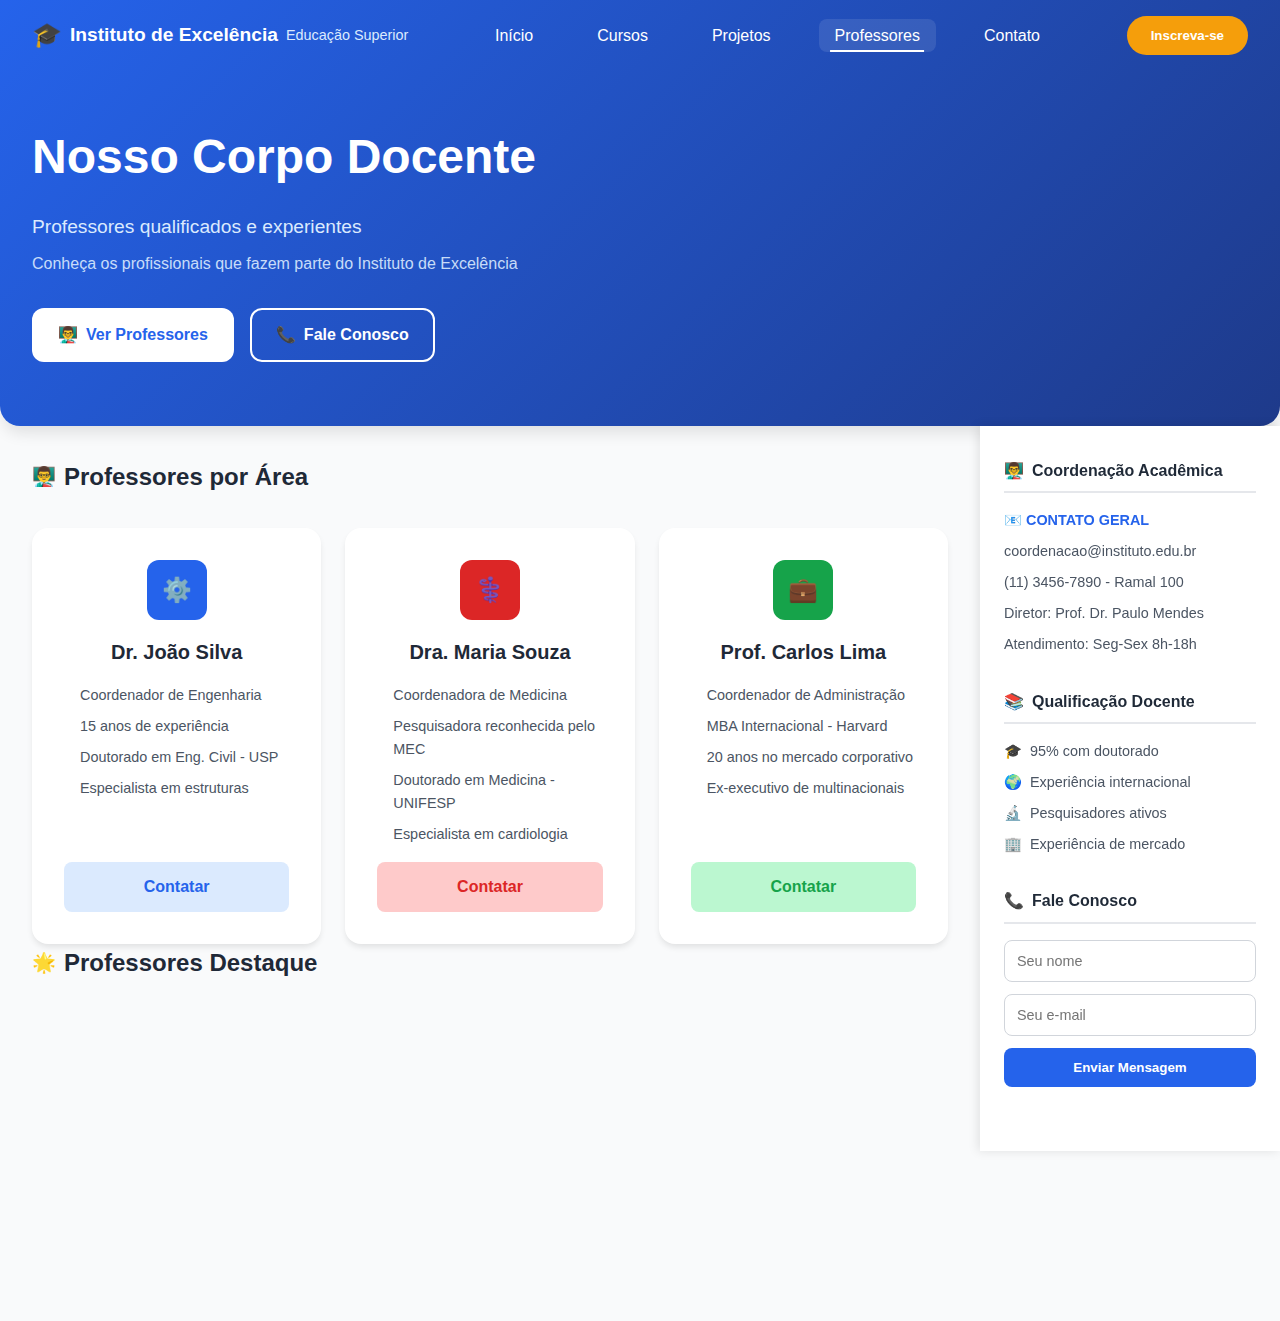
<file: professores.html>
<!DOCTYPE html>
<html lang="pt-br">
<head>
    <meta charset="UTF-8">
    <meta name="viewport" content="width=device-width, initial-scale=1.0">
    <title>Professores - Instituto de Excelência</title>
    <link rel="stylesheet" href="style.css">
</head>
<body>
    <header class="main-header">
        <nav class="top-nav">
            <section class="logo">
                <span class="logo-icon">🎓</span>
                <strong>Instituto de Excelência</strong>
                <small>Educação Superior</small>
            </section>
            
            <ul class="nav-menu">
                <li><a href="index.html">Início</a></li>
                <li><a href="cursos.html">Cursos</a></li>
                <li><a href="resultados.html">Projetos</a></li>
                <li><a href="professores.html" class="active">Professores</a></li>
                <li><a href="contato.html">Contato</a></li>
            </ul>
            
            <button class="btn-inscricao">Inscreva-se</button>
        </nav>
        
        <section class="hero-section">
            <h1>Nosso Corpo Docente</h1>
            <p class="hero-subtitle">Professores qualificados e experientes</p>
            <p class="hero-description">Conheça os profissionais que fazem parte do Instituto de Excelência</p>
            
            <nav class="hero-actions">
                <a href="#professores" class="btn btn-primary">
                    <span>👨‍🏫</span> Ver Professores
                </a>
                <a href="contato.html" class="btn btn-secondary">
                    <span>📞</span> Fale Conosco
                </a>
            </nav>
        </section>
    </header>

    <main class="main-content">
        <section class="programas-section" id="professores">
            <header class="section-header">
                <h2><span class="bullet">👨‍🏫</span> Professores por Área</h2>
            </header>
            
            <section class="programas-grid">
                <article class="programa-card">
                    <header class="card-header">
                        <figure class="card-icon blue">
                            <span>⚙️</span>
                        </figure>
                        <h3>Dr. João Silva</h3>
                    </header>
                    <ul class="card-features">
                        <li>Coordenador de Engenharia</li>
                        <li>15 anos de experiência</li>
                        <li>Doutorado em Eng. Civil - USP</li>
                        <li>Especialista em estruturas</li>
                    </ul>
                    <footer class="card-footer">
                        <a href="mailto:joao.silva@instituto.edu.br" class="btn-saiba-mais blue">Contatar</a>
                    </footer>
                </article>

                <article class="programa-card">
                    <header class="card-header">
                        <figure class="card-icon red">
                            <span>⚕️</span>
                        </figure>
                        <h3>Dra. Maria Souza</h3>
                    </header>
                    <ul class="card-features">
                        <li>Coordenadora de Medicina</li>
                        <li>Pesquisadora reconhecida pelo MEC</li>
                        <li>Doutorado em Medicina - UNIFESP</li>
                        <li>Especialista em cardiologia</li>
                    </ul>
                    <footer class="card-footer">
                        <a href="mailto:maria.souza@instituto.edu.br" class="btn-saiba-mais red">Contatar</a>
                    </footer>
                </article>

                <article class="programa-card">
                    <header class="card-header">
                        <figure class="card-icon green">
                            <span>💼</span>
                        </figure>
                        <h3>Prof. Carlos Lima</h3>
                    </header>
                    <ul class="card-features">
                        <li>Coordenador de Administração</li>
                        <li>MBA Internacional - Harvard</li>
                        <li>20 anos no mercado corporativo</li>
                        <li>Ex-executivo de multinacionais</li>
                    </ul>
                    <footer class="card-footer">
                        <a href="mailto:carlos.lima@instituto.edu.br" class="btn-saiba-mais green">Contatar</a>
                    </footer>
                </article>
            </section>
        </section>

        <section class="programas-section">
            <header class="section-header">
                <h2><span class="bullet">🌟</span> Professores Destaque</h2>
            </header>
            
            <section class="programas-grid">
                <article class="programa-card">
                    <header class="card-header">
                        <h3>Dra. Ana Costa</h3>
                    </header>
                    <ul class="card-features">
                        <li>Professora de Bioquímica</li>
                        <li>Pós-doutorado no exterior</li>
                        <li>Autora de 50+ artigos científicos</li>
                        <li>Prêmio de Excelência Acadêmica</li>
                    </ul>
                </article>

                <article class="programa-card">
                    <header class="card-header">
                        <h3>Prof. Roberto Santos</h3>
                    </header>
                    <ul class="card-features">
                        <li>Professor de Eletrônica</li>
                        <li>Engenheiro sênior da Petrobras</li>
                        <li>Especialista em automação</li>
                        <li>Consultor em projetos industriais</li>
                    </ul>
                </article>

                <article class="programa-card">
                    <header class="card-header">
                        <h3>Profa. Lucia Ferreira</h3>
                    </header>
                    <ul class="card-features">
                        <li>Professora de Marketing</li>
                        <li>Diretora de Marketing - Magazine Luiza</li>
                        <li>Especialista em marketing digital</li>
                        <li>Palestrante internacional</li>
                    </ul>
                </article>
            </section>
        </section>
    </main>

    <aside class="sidebar" id="contato">
        <section class="sidebar-section">
            <header>
                <h2><span>👨‍🏫</span> Coordenação Acadêmica</h2>
            </header>
            <ul class="info-list">
                <li class="highlight">📧 CONTATO GERAL</li>
                <li>coordenacao@instituto.edu.br</li>
                <li>(11) 3456-7890 - Ramal 100</li>
                <li>Diretor: Prof. Dr. Paulo Mendes</li>
                <li>Atendimento: Seg-Sex 8h-18h</li>
            </ul>
        </section>

        <section class="sidebar-section">
            <header>
                <h2><span>📚</span> Qualificação Docente</h2>
            </header>
            <ul class="contact-list">
                <li><span>🎓</span> 95% com doutorado</li>
                <li><span>🌍</span> Experiência internacional</li>
                <li><span>🔬</span> Pesquisadores ativos</li>
                <li><span>🏢</span> Experiência de mercado</li>
            </ul>
        </section>

        <section class="sidebar-section portal">
            <header>
                <h2><span>📞</span> Fale Conosco</h2>
            </header>
            <form class="login-form">
                <input type="text" placeholder="Seu nome" required>
                <input type="email" placeholder="Seu e-mail" required>
                <button type="submit" class="btn-portal">Enviar Mensagem</button>
            </form>
        </section>
    </aside>
    <script src="script.js"></script>
</body>
</html>
</file>
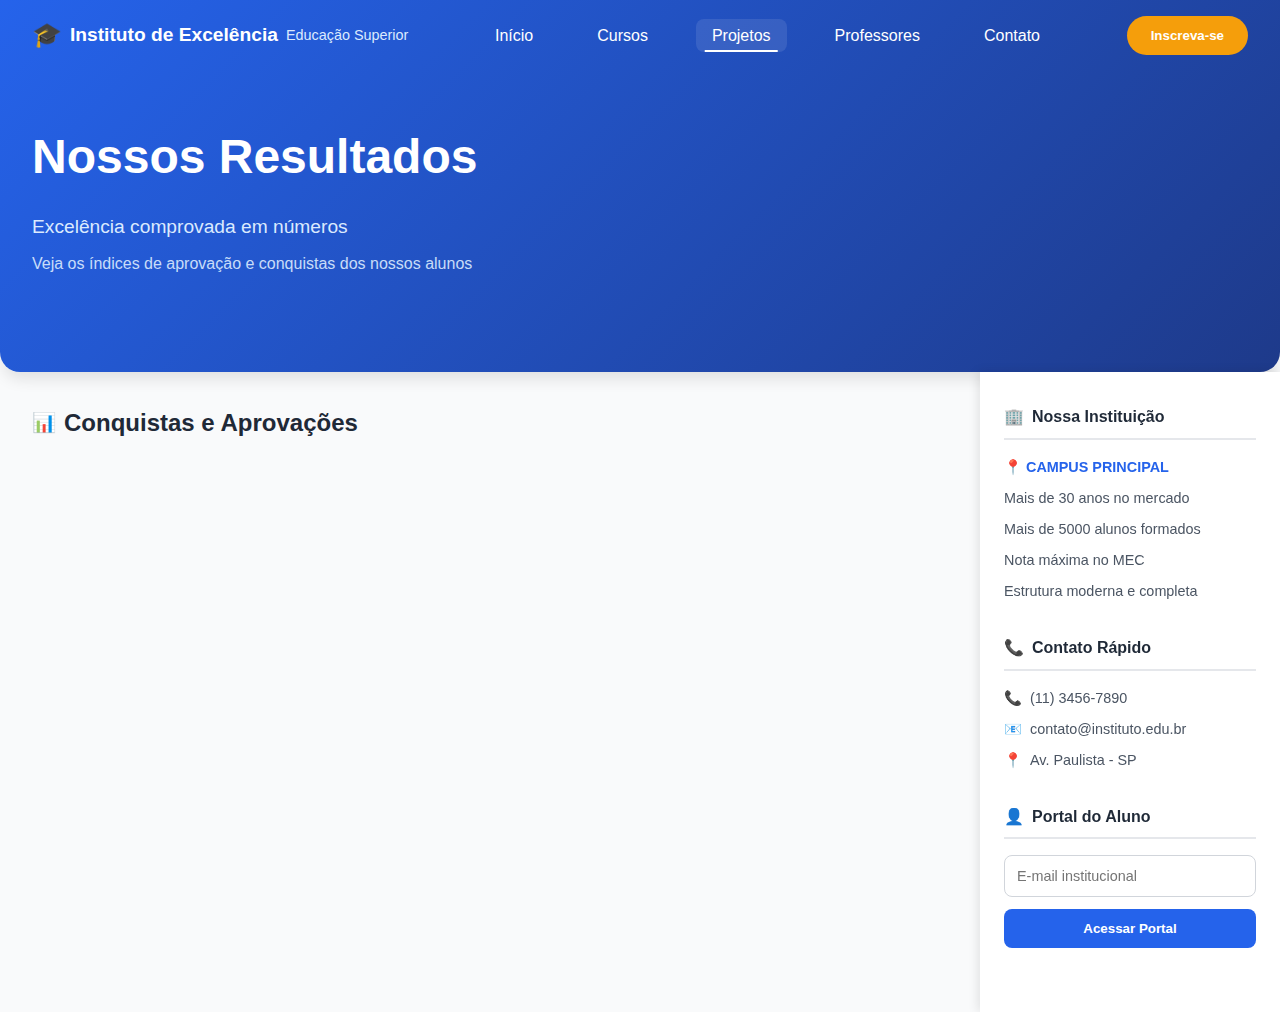
<file: resultados.html>
<!DOCTYPE html>
<html lang="pt-br">
<head>
    <meta charset="UTF-8">
    <meta name="viewport" content="width=device-width, initial-scale=1.0">
    <title>Resultados - Instituto de Excelência</title>
    <link rel="stylesheet" href="style.css">
</head>
<body>
    <!-- Fixed header structure to match other pages -->
    <header class="main-header">
        <nav class="top-nav">
            <section class="logo">
                <span class="logo-icon">🎓</span>
                <strong>Instituto de Excelência</strong>
                <small>Educação Superior</small>
            </section>
            
            <ul class="nav-menu">
                <li><a href="index.html">Início</a></li>
                <li><a href="cursos.html">Cursos</a></li>
                <li><a href="resultados.html" class="active">Projetos</a></li>
                <li><a href="professores.html">Professores</a></li>
                <li><a href="contato.html">Contato</a></li>
            </ul>
            
            <button class="btn-inscricao">Inscreva-se</button>
        </nav>
        
        <section class="hero-section">
            <h1>Nossos Resultados</h1>
            <p class="hero-subtitle">Excelência comprovada em números</p>
            <p class="hero-description">Veja os índices de aprovação e conquistas dos nossos alunos</p>
        </section>
    </header>

    <!-- Added proper main content structure with grid layout -->
    <main class="main-content">
        <section class="results-section">
            <header class="section-header">
                <h2><span class="bullet">📊</span> Conquistas e Aprovações</h2>
            </header>
            
            <section class="programas-grid">
                <article class="programa-card">
                    <header class="card-header">
                        <figure class="card-icon blue">
                            <span>🎓</span>
                        </figure>
                        <h3>Aprovação em Vestibulares</h3>
                    </header>
                    <ul class="card-features">
                        <li>95% dos nossos alunos aprovados em universidades públicas e privadas</li>
                        <li>Destaque em medicina, engenharia e direito</li>
                        <li>Aprovações em USP, UNICAMP e UNESP</li>
                    </ul>
                </article>

                <article class="programa-card">
                    <header class="card-header">
                        <figure class="card-icon red">
                            <span>🏆</span>
                        </figure>
                        <h3>Prêmios Acadêmicos</h3>
                    </header>
                    <ul class="card-features">
                        <li>Mais de 30 alunos premiados em olimpíadas científicas nos últimos 5 anos</li>
                        <li>Medalhas em olimpíadas de matemática, física e química</li>
                        <li>Reconhecimento nacional e internacional</li>
                    </ul>
                </article>

                <article class="programa-card">
                    <header class="card-header">
                        <figure class="card-icon green">
                            <span>💼</span>
                        </figure>
                        <h3>Inserção no Mercado</h3>
                    </header>
                    <ul class="card-features">
                        <li>90% dos formandos empregados em 6 meses</li>
                        <li>Parcerias com grandes empresas</li>
                        <li>Salários acima da média do mercado</li>
                    </ul>
                </article>
            </section>
        </section>
    </main>

    <!-- Added complete sidebar structure matching other pages -->
    <aside class="sidebar">
        <section class="sidebar-section">
            <header>
                <h2><span>🏢</span> Nossa Instituição</h2>
            </header>
            <ul class="info-list">
                <li class="highlight">📍 CAMPUS PRINCIPAL</li>
                <li>Mais de 30 anos no mercado</li>
                <li>Mais de 5000 alunos formados</li>
                <li>Nota máxima no MEC</li>
                <li>Estrutura moderna e completa</li>
            </ul>
        </section>

        <section class="sidebar-section">
            <header>
                <h2><span>📞</span> Contato Rápido</h2>
            </header>
            <ul class="contact-list">
                <li><span>📞</span> (11) 3456-7890</li>
                <li><span>📧</span> contato@instituto.edu.br</li>
                <li><span>📍</span> Av. Paulista - SP</li>
            </ul>
        </section>

        <section class="sidebar-section portal">
            <header>
                <h2><span>👤</span> Portal do Aluno</h2>
            </header>
            <form class="login-form">
                <input type="email" placeholder="E-mail institucional" required>
                <button type="submit" class="btn-portal">Acessar Portal</button>
            </form>
        </section>
    </aside>
</body>
</html>
</file>
<file: style.css>
:root {
  --primary-blue: #2563eb;
  --dark-blue: #1e3a8a;
  --light-blue: #dbeafe;
  --red: #dc2626;
  --light-red: #fecaca;
  --green: #16a34a;
  --light-green: #bbf7d0;
  --orange: #f59e0b;
  --gray-50: #f9fafb;
  --gray-100: #f3f4f6;
  --gray-200: #e5e7eb;
  --gray-300: #d1d5db;
  --gray-600: #4b5563;
  --gray-800: #1f2937;
  --white: #ffffff;
  --shadow: 0 4px 6px -1px rgba(0, 0, 0, 0.1);
  --shadow-lg: 0 10px 15px -3px rgba(0, 0, 0, 0.1);
}

* {
  margin: 0;
  padding: 0;
  box-sizing: border-box;
}

body {
  font-family: "Segoe UI", Tahoma, Geneva, Verdana, sans-serif;
  line-height: 1.6;
  background-color: var(--gray-50);
  color: var(--gray-800);
  display: flex;
  flex-direction: column;
  min-height: 100vh;
  scroll-behavior: smooth; 
}

@keyframes fadeInUp {
  from {
    opacity: 0;
    transform: translateY(30px);
  }
  to {
    opacity: 1;
    transform: translateY(0);
  }
}

@keyframes slideInLeft {
  from {
    opacity: 0;
    transform: translateX(-30px);
  }
  to {
    opacity: 1;
    transform: translateX(0);
  }
}

@keyframes pulse {
  0%,
  100% {
    transform: scale(1);
  }
  50% {
    transform: scale(1.05);
  }
}

.fade-in-up {
  animation: fadeInUp 0.6s ease-out forwards;
}

.slide-in-left {
  animation: slideInLeft 0.6s ease-out forwards;
}

.main-header {
  background: linear-gradient(135deg, var(--primary-blue), var(--dark-blue));
  color: var(--white);
  border-bottom-left-radius: 20px;
  border-bottom-right-radius: 20px;
  box-shadow: var(--shadow-lg);
  animation: slideInLeft 0.8s ease-out;
}

.top-nav {
  display: flex;
  justify-content: space-between;
  align-items: center;
  padding: 1rem 2rem;
  flex-wrap: wrap;
  gap: 1rem;
}

.logo {
  display: flex;
  align-items: center;
  gap: 0.5rem;
}

.logo-icon {
  font-size: 1.5rem;
  animation: pulse 2s ease-in-out infinite;
}

.logo strong {
  font-size: 1.2rem;
}

.logo small {
  color: var(--light-blue);
  font-size: 0.9rem;
}

.nav-menu {
  display: flex;
  list-style: none;
  gap: 2rem;
  align-items: center;
}

.nav-menu a {
  color: var(--white);
  text-decoration: none;
  padding: 0.5rem 1rem;
  border-radius: 8px;
  transition: all 0.3s ease;
  position: relative;
}

.nav-menu a::after {
  content: "";
  position: absolute;
  bottom: 0;
  left: 50%;
  width: 0;
  height: 2px;
  background-color: var(--white);
  transition: all 0.3s ease;
  transform: translateX(-50%);
}

.nav-menu a:hover::after,
.nav-menu a.active::after {
  width: 80%;
}

.nav-menu a:hover,
.nav-menu a.active {
  background-color: rgba(255, 255, 255, 0.1);
}

.btn-inscricao {
  background-color: var(--orange);
  color: var(--white);
  border: none;
  padding: 0.75rem 1.5rem;
  border-radius: 25px;
  font-weight: 600;
  cursor: pointer;
  transition: all 0.3s ease;
  animation: pulse 3s ease-in-out infinite;
}

.btn-inscricao:hover {
  transform: translateY(-2px) scale(1.05);
  box-shadow: var(--shadow);
}

.btn-inscricao:active {
  transform: translateY(0) scale(0.98);
}

.hero-section {
  padding: 3rem 2rem 4rem;
  text-align: left;
  max-width: 800px;
  animation: fadeInUp 1s ease-out 0.3s backwards;
}

.hero-section h1 {
  font-size: clamp(2rem, 4vw, 3rem);
  margin-bottom: 1rem;
  font-weight: 700;
}

.hero-subtitle {
  font-size: 1.2rem;
  margin-bottom: 0.5rem;
  color: var(--light-blue);
}

.hero-description {
  font-size: 1rem;
  margin-bottom: 2rem;
  color: var(--light-blue);
  opacity: 0.9;
}

.hero-actions {
  display: flex;
  gap: 1rem;
  flex-wrap: wrap;
}

.btn {
  display: inline-flex;
  align-items: center;
  gap: 0.5rem;
  padding: 0.75rem 1.5rem;
  border-radius: 12px;
  text-decoration: none;
  font-weight: 600;
  transition: all 0.3s ease;
  border: 2px solid transparent;
}

.btn-primary {
  background-color: var(--white);
  color: var(--primary-blue);
}

.btn-primary:hover {
  transform: translateY(-2px) scale(1.05);
  box-shadow: var(--shadow-lg);
}

.btn-secondary {
  background-color: transparent;
  color: var(--white);
  border-color: var(--white);
}

.btn-secondary:hover {
  background-color: var(--white);
  color: var(--primary-blue);
  transform: translateY(-2px);
}

body {
  display: grid;
  grid-template-columns: 1fr 300px;
  grid-template-areas:
    "header header"
    "main sidebar";
  gap: 0;
}

.main-header {
  grid-area: header;
}

.main-content {
  grid-area: main;
  padding: 2rem;
}

.sidebar {
  grid-area: sidebar;
  background-color: var(--white);
  padding: 2rem 1.5rem;
  box-shadow: -2px 0 10px rgba(0, 0, 0, 0.1);
  height: fit-content;
  position: sticky;
  top: 0;
  animation: slideInLeft 0.8s ease-out 0.5s backwards;
}

.section-header h2 {
  display: flex;
  align-items: center;
  gap: 0.5rem;
  font-size: 1.5rem;
  color: var(--gray-800);
  margin-bottom: 2rem;
}

.bullet {
  font-size: 1.2rem;
}

.programas-grid {
  display: grid;
  grid-template-columns: repeat(3, 1fr);
  gap: 1.5rem;
}

.programa-card {
  background-color: var(--white);
  border-radius: 16px;
  padding: 2rem;
  box-shadow: var(--shadow);
  transition: all 0.3s ease;
  display: flex;
  flex-direction: column;
  gap: 1rem;
  opacity: 0;
  transform: translateY(30px);
}

.programa-card.fade-in-up {
  opacity: 1;
  transform: translateY(0);
}

.programa-card:hover {
  transform: translateY(-8px) scale(1.02);
  box-shadow: var(--shadow-lg);
}

.card-header {
  display: flex;
  flex-direction: column;
  align-items: center;
  text-align: center;
  gap: 1rem;
}

.card-icon {
  width: 60px;
  height: 60px;
  border-radius: 12px;
  display: flex;
  align-items: center;
  justify-content: center;
  font-size: 1.5rem;
  transition: transform 0.3s ease;
}

.programa-card:hover .card-icon {
  transform: rotate(5deg) scale(1.1);
}

.card-icon.blue {
  background-color: var(--primary-blue);
  color: var(--white);
}

.card-icon.red {
  background-color: var(--red);
  color: var(--white);
}

.card-icon.green {
  background-color: var(--green);
  color: var(--white);
}

.card-header h3 {
  font-size: 1.25rem;
  color: var(--gray-800);
}

.card-features {
  list-style: none;
  display: flex;
  flex-direction: column;
  gap: 0.5rem;
  flex-grow: 1;
}

.card-features li {
  color: var(--gray-600);
  font-size: 0.9rem;
  padding-left: 1rem;
  position: relative;
  transition: transform 0.2s ease;
}

.programa-card:hover .card-features li {
  transform: translateX(5px);
}

.card-footer {
  margin-top: auto;
}

.btn-saiba-mais {
  display: block;
  text-align: center;
  padding: 0.75rem;
  border-radius: 8px;
  text-decoration: none;
  font-weight: 600;
  transition: all 0.3s ease;
}

.btn-saiba-mais.blue {
  background-color: var(--light-blue);
  color: var(--primary-blue);
}

.btn-saiba-mais.red {
  background-color: var(--light-red);
  color: var(--red);
}

.btn-saiba-mais.green {
  background-color: var(--light-green);
  color: var(--green);
}

.btn-saiba-mais:hover {
  transform: translateY(-2px);
  box-shadow: var(--shadow);
}

.btn-saiba-mais:active {
  transform: translateY(0);
}

.sidebar-section {
  margin-bottom: 2rem;
}

.sidebar-section header h2 {
  display: flex;
  align-items: center;
  gap: 0.5rem;
  font-size: 1rem;
  color: var(--gray-800);
  margin-bottom: 1rem;
  padding-bottom: 0.5rem;
  border-bottom: 2px solid var(--gray-200);
}

.info-list,
.contact-list {
  list-style: none;
  display: flex;
  flex-direction: column;
  gap: 0.5rem;
}

.info-list li,
.contact-list li {
  font-size: 0.9rem;
  color: var(--gray-600);
  display: flex;
  align-items: center;
  gap: 0.5rem;
  transition: transform 0.2s ease;
}

.info-list li:hover,
.contact-list li:hover {
  transform: translateX(5px);
}

.info-list .highlight {
  font-weight: 600;
  color: var(--primary-blue);
}

.login-form {
  display: flex;
  flex-direction: column;
  gap: 0.75rem;
}

.login-form input {
  padding: 0.75rem;
  border: 1px solid var(--gray-300);
  border-radius: 8px;
  font-size: 0.9rem;
  transition: all 0.3s ease;
}

.login-form input:focus {
  outline: none;
  border-color: var(--primary-blue);
  box-shadow: 0 0 0 3px rgba(37, 99, 235, 0.1);
  transform: scale(1.02);
}

.btn-portal {
  background-color: var(--primary-blue);
  color: var(--white);
  border: none;
  padding: 0.75rem;
  border-radius: 8px;
  font-weight: 600;
  cursor: pointer;
  transition: all 0.3s ease;
}

.btn-portal:hover {
  background-color: var(--dark-blue);
  transform: translateY(-2px);
  box-shadow: var(--shadow);
}

.btn-portal:active {
  transform: translateY(0);
}

.contact-grid {
  display: grid;
  grid-template-columns: repeat(3, 1fr);
  gap: 1.5rem;
  margin-bottom: 3rem;
}

.contact-card {
  background-color: var(--white);
  border-radius: 16px;
  padding: 2rem;
  box-shadow: var(--shadow);
  transition: all 0.3s ease;
  text-align: center;
  opacity: 0;
  transform: translateY(30px);
}

.contact-card.fade-in-up {
  opacity: 1;
  transform: translateY(0);
}

.contact-card:hover {
  transform: translateY(-4px);
  box-shadow: var(--shadow-lg);
}

.contact-card p {
  margin: 0.5rem 0;
  color: var(--gray-600);
}

.contact-card p:first-of-type {
  font-weight: 600;
  color: var(--gray-800);
  font-size: 1.1rem;
}

.location-section {
  margin-top: 3rem;
}

.location-card {
  background-color: var(--white);
  border-radius: 16px;
  padding: 2rem;
  box-shadow: var(--shadow);
  max-width: 600px;
  opacity: 0;
  transform: translateY(30px);
  transition: all 0.3s ease;
}

.location-card.fade-in-up {
  opacity: 1;
  transform: translateY(0);
}

.location-card:hover {
  box-shadow: var(--shadow-lg);
}

.form-section {
  max-width: 800px;
  margin: 0 auto;
}

.inscription-form {
  background-color: var(--white);
  border-radius: 16px;
  padding: 2rem;
  box-shadow: var(--shadow);
  display: flex;
  flex-direction: column;
  gap: 1.5rem;
}

.form-group {
  display: flex;
  flex-direction: column;
  gap: 0.5rem;
}

.form-group label {
  font-weight: 600;
  color: var(--gray-800);
  font-size: 0.95rem;
}

.form-group input,
.form-group select,
.form-group textarea {
  padding: 0.75rem;
  border: 1px solid var(--gray-300);
  border-radius: 8px;
  font-size: 1rem;
  font-family: inherit;
  transition: all 0.3s ease;
}

.form-group input:focus,
.form-group select:focus,
.form-group textarea:focus {
  outline: none;
  border-color: var(--primary-blue);
  box-shadow: 0 0 0 3px rgba(37, 99, 235, 0.1);
}

.form-group textarea {
  resize: vertical;
  min-height: 100px;
}

.checkbox-group {
  flex-direction: row;
  align-items: center;
  gap: 0.75rem;
}

.checkbox-group input[type="checkbox"] {
  width: 20px;
  height: 20px;
  cursor: pointer;
}

.checkbox-group label {
  font-weight: 400;
  cursor: pointer;
}

.form-actions {
  display: flex;
  gap: 1rem;
  margin-top: 1rem;
}

.btn-submit {
  flex: 1;
  background-color: var(--primary-blue);
  color: var(--white);
  border: none;
  padding: 1rem 2rem;
  border-radius: 8px;
  font-weight: 600;
  font-size: 1rem;
  cursor: pointer;
  transition: all 0.3s ease;
}

.btn-submit:hover {
  background-color: var(--dark-blue);
  transform: translateY(-2px);
  box-shadow: var(--shadow);
}

.btn-submit:active {
  transform: translateY(0);
}

.btn-cancel {
  padding: 1rem 2rem;
  border: 2px solid var(--gray-300);
  border-radius: 8px;
  font-weight: 600;
  text-decoration: none;
  color: var(--gray-600);
  text-align: center;
  transition: all 0.3s ease;
}

.btn-cancel:hover {
  border-color: var(--gray-600);
  color: var(--gray-800);
  transform: translateY(-2px);
}

@media (max-width: 1024px) {
  body {
    grid-template-columns: 1fr;
    grid-template-areas:
      "header"
      "main"
      "sidebar";
  }

  .sidebar {
    position: static;
    box-shadow: 0 -2px 10px rgba(0, 0, 0, 0.1);
  }

  .programas-grid {
    grid-template-columns: repeat(2, 1fr);
  }

  .contact-grid {
    grid-template-columns: 1fr;
    gap: 1rem;
  }
}

@media (max-width: 768px) {
  .top-nav {
    flex-direction: column;
    align-items: stretch;
    text-align: center;
  }

  .nav-menu {
    justify-content: center;
    flex-wrap: wrap;
    gap: 1rem;
  }

  .hero-section {
    text-align: center;
    padding: 2rem 1rem 3rem;
  }

  .main-content {
    padding: 1rem;
  }

  .programas-grid {
    grid-template-columns: 1fr;
    gap: 1rem;
  }

  .hero-actions {
    justify-content: center;
  }

  .btn {
    flex: 1;
    justify-content: center;
    min-width: 200px;
  }
}

@media (max-width: 480px) {
  .hero-actions {
    flex-direction: column;
  }

  .btn {
    width: 100%;
  }

  .sidebar {
    padding: 1rem;
  }

  .sidebar-section {
    margin-bottom: 1.5rem;
  }
}
</file>
<file: estilo_cursos.css>
:root {
  --primary-blue: #2563eb;
  --dark-blue: #1e3a8a;
  --light-blue: #dbeafe;
  --red: #dc2626;
  --light-red: #fecaca;
  --green: #16a34a;
  --light-green: #bbf7d0;
  --orange: #f59e0b;
  --gray-50: #f9fafb;
  --gray-100: #f3f4f6;
  --gray-200: #e5e7eb;
  --gray-300: #d1d5db;
  --gray-600: #4b5563;
  --gray-800: #1f2937;
  --white: #ffffff;
  --shadow: 0 4px 6px -1px rgba(0, 0, 0, 0.1);
  --shadow-lg: 0 10px 15px -3px rgba(0, 0, 0, 0.1);
}

* {
  margin: 0;
  padding: 0;
  box-sizing: border-box;
}

body {
  font-family: "Segoe UI", Tahoma, Geneva, Verdana, sans-serif;
  line-height: 1.6;
  background-color: var(--gray-50);
  color: var(--gray-800);
  display: flex;
  flex-direction: column;
  min-height: 100vh;
}

/* Header e Navegação */
.main-header {
  background: linear-gradient(135deg, var(--primary-blue), var(--dark-blue));
  color: var(--white);
  border-bottom-left-radius: 20px;
  border-bottom-right-radius: 20px;
  box-shadow: var(--shadow-lg);
}

.top-nav {
  display: flex;
  justify-content: space-between;
  align-items: center;
  padding: 1rem 2rem;
  flex-wrap: wrap;
  gap: 1rem;
}

.logo {
  display: flex;
  align-items: center;
  gap: 0.5rem;
}

.logo-icon {
  font-size: 1.5rem;
}

.logo strong {
  font-size: 1.2rem;
}

.logo small {
  color: var(--light-blue);
  font-size: 0.9rem;
}

.nav-menu {
  display: flex;
  list-style: none;
  gap: 2rem;
  align-items: center;
}

.nav-menu a {
  color: var(--white);
  text-decoration: none;
  padding: 0.5rem 1rem;
  border-radius: 8px;
  transition: background-color 0.3s;
}

.nav-menu a:hover,
.nav-menu a.active {
  background-color: rgba(255, 255, 255, 0.1);
}

.btn-inscricao {
  background-color: var(--orange);
  color: var(--white);
  border: none;
  padding: 0.75rem 1.5rem;
  border-radius: 25px;
  font-weight: 600;
  cursor: pointer;
  transition: transform 0.2s, box-shadow 0.2s;
}

.btn-inscricao:hover {
  transform: translateY(-2px);
  box-shadow: var(--shadow);
}

/* Hero Section */
.hero-section {
  padding: 3rem 2rem 4rem;
  text-align: left;
  max-width: 800px;
}

.hero-section h1 {
  font-size: clamp(2rem, 4vw, 3rem);
  margin-bottom: 1rem;
  font-weight: 700;
}

.hero-subtitle {
  font-size: 1.2rem;
  margin-bottom: 0.5rem;
  color: var(--light-blue);
}

.hero-description {
  font-size: 1rem;
  margin-bottom: 2rem;
  color: var(--light-blue);
  opacity: 0.9;
}

.hero-actions {
  display: flex;
  gap: 1rem;
  flex-wrap: wrap;
}

.btn {
  display: inline-flex;
  align-items: center;
  gap: 0.5rem;
  padding: 0.75rem 1.5rem;
  border-radius: 12px;
  text-decoration: none;
  font-weight: 600;
  transition: all 0.3s;
  border: 2px solid transparent;
}

.btn-primary {
  background-color: var(--white);
  color: var(--primary-blue);
}

.btn-primary:hover {
  transform: translateY(-2px);
  box-shadow: var(--shadow);
}

.btn-secondary {
  background-color: transparent;
  color: var(--white);
  border-color: var(--white);
}

.btn-secondary:hover {
  background-color: var(--white);
  color: var(--primary-blue);
}

/* Layout Principal */
body {
  display: grid;
  grid-template-columns: 1fr 300px;
  grid-template-areas:
    "header header"
    "main sidebar";
  gap: 0;
}

.main-header {
  grid-area: header;
}

.main-content {
  grid-area: main;
  padding: 2rem;
}

.sidebar {
  grid-area: sidebar;
  background-color: var(--white);
  padding: 2rem 1.5rem;
  box-shadow: -2px 0 10px rgba(0, 0, 0, 0.1);
  height: fit-content;
  position: sticky;
  top: 0;
}

/* Seção Programas */
.section-header h2 {
  display: flex;
  align-items: center;
  gap: 0.5rem;
  font-size: 1.5rem;
  color: var(--gray-800);
  margin-bottom: 2rem;
}

.bullet {
  font-size: 1.2rem;
}

.programas-grid {
  display: grid;
  grid-template-columns: repeat(3, 1fr);
  gap: 1.5rem;
}

.programa-card {
  background-color: var(--white);
  border-radius: 16px;
  padding: 2rem;
  box-shadow: var(--shadow);
  transition: transform 0.3s, box-shadow 0.3s;
  display: flex;
  flex-direction: column;
  gap: 1rem;
}

.programa-card:hover {
  transform: translateY(-4px);
  box-shadow: var(--shadow-lg);
}

.card-header {
  display: flex;
  flex-direction: column;
  align-items: center;
  text-align: center;
  gap: 1rem;
}

.card-icon {
  width: 60px;
  height: 60px;
  border-radius: 12px;
  display: flex;
  align-items: center;
  justify-content: center;
  font-size: 1.5rem;
}

.card-icon.blue {
  background-color: var(--primary-blue);
  color: var(--white);
}

.card-icon.red {
  background-color: var(--red);
  color: var(--white);
}

.card-icon.green {
  background-color: var(--green);
  color: var(--white);
}

.card-header h3 {
  font-size: 1.25rem;
  color: var(--gray-800);
}

.card-features {
  list-style: none;
  display: flex;
  flex-direction: column;
  gap: 0.5rem;
  flex-grow: 1;
}

.card-features li {
  color: var(--gray-600);
  font-size: 0.9rem;
  padding-left: 1rem;
  position: relative;
}

.card-features li::before {
  content: "•";
  position: absolute;
  left: 0;
  color: var(--primary-blue);
}

.card-footer {
  margin-top: auto;
}

.btn-saiba-mais {
  display: block;
  text-align: center;
  padding: 0.75rem;
  border-radius: 8px;
  text-decoration: none;
  font-weight: 600;
  transition: all 0.3s;
}

.btn-saiba-mais.blue {
  background-color: var(--light-blue);
  color: var(--primary-blue);
}

.btn-saiba-mais.red {
  background-color: var(--light-red);
  color: var(--red);
}

.btn-saiba-mais.green {
  background-color: var(--light-green);
  color: var(--green);
}

.btn-saiba-mais:hover {
  transform: translateY(-2px);
  box-shadow: var(--shadow);
}

/* Sidebar */
.sidebar-section {
  margin-bottom: 2rem;
}

.sidebar-section header h2 {
  display: flex;
  align-items: center;
  gap: 0.5rem;
  font-size: 1rem;
  color: var(--gray-800);
  margin-bottom: 1rem;
  padding-bottom: 0.5rem;
  border-bottom: 2px solid var(--gray-200);
}

.info-list,
.contact-list {
  list-style: none;
  display: flex;
  flex-direction: column;
  gap: 0.5rem;
}

.info-list li,
.contact-list li {
  font-size: 0.9rem;
  color: var(--gray-600);
  display: flex;
  align-items: center;
  gap: 0.5rem;
}

.info-list .highlight {
  font-weight: 600;
  color: var(--primary-blue);
}

.login-form {
  display: flex;
  flex-direction: column;
  gap: 0.75rem;
}

.login-form input {
  padding: 0.75rem;
  border: 1px solid var(--gray-300);
  border-radius: 8px;
  font-size: 0.9rem;
}

.login-form input:focus {
  outline: none;
  border-color: var(--primary-blue);
  box-shadow: 0 0 0 3px rgba(37, 99, 235, 0.1);
}

.btn-portal {
  background-color: var(--primary-blue);
  color: var(--white);
  border: none;
  padding: 0.75rem;
  border-radius: 8px;
  font-weight: 600;
  cursor: pointer;
  transition: background-color 0.3s;
}

.btn-portal:hover {
  background-color: var(--dark-blue);
}

/* Contact Page Styles */
.contact-grid {
  display: grid;
  grid-template-columns: repeat(3, 1fr);
  gap: 1.5rem;
  margin-bottom: 3rem;
}

.contact-card {
  background-color: var(--white);
  border-radius: 16px;
  padding: 2rem;
  box-shadow: var(--shadow);
  transition: transform 0.3s, box-shadow 0.3s;
  text-align: center;
}

.contact-card:hover {
  transform: translateY(-4px);
  box-shadow: var(--shadow-lg);
}

.contact-card p {
  margin: 0.5rem 0;
  color: var(--gray-600);
}

.contact-card p:first-of-type {
  font-weight: 600;
  color: var(--gray-800);
  font-size: 1.1rem;
}

.location-section {
  margin-top: 3rem;
}

.location-card {
  background-color: var(--white);
  border-radius: 16px;
  padding: 2rem;
  box-shadow: var(--shadow);
  max-width: 600px;
}

.location-card address {
  font-style: normal;
  line-height: 1.8;
}

.location-card address p {
  margin: 0.5rem 0;
  color: var(--gray-600);
}

.results-section {
  margin-bottom: 2rem;
}

/* Media Queries para Responsividade */
@media (max-width: 1024px) {
  body {
    grid-template-columns: 1fr;
    grid-template-areas:
      "header"
      "main"
      "sidebar";
  }

  .sidebar {
    position: static;
    box-shadow: 0 -2px 10px rgba(0, 0, 0, 0.1);
  }

  .programas-grid {
    grid-template-columns: repeat(2, 1fr);
  }

  .contact-grid {
    grid-template-columns: 1fr;
    gap: 1rem;
  }
}

@media (max-width: 768px) {
  .top-nav {
    flex-direction: column;
    align-items: stretch;
    text-align: center;
  }

  .nav-menu {
    justify-content: center;
    flex-wrap: wrap;
    gap: 1rem;
  }

  .hero-section {
    text-align: center;
    padding: 2rem 1rem 3rem;
  }

  .main-content {
    padding: 1rem;
  }

  .programas-grid {
    grid-template-columns: 1fr;
    gap: 1rem;
  }

  .hero-actions {
    justify-content: center;
  }

  .btn {
    flex: 1;
    justify-content: center;
    min-width: 200px;
  }
}

@media (max-width: 480px) {
  .hero-actions {
    flex-direction: column;
  }

  .btn {
    width: 100%;
  }

  .sidebar {
    padding: 1rem;
  }

  .sidebar-section {
    margin-bottom: 1.5rem;
  }
}
</file>
